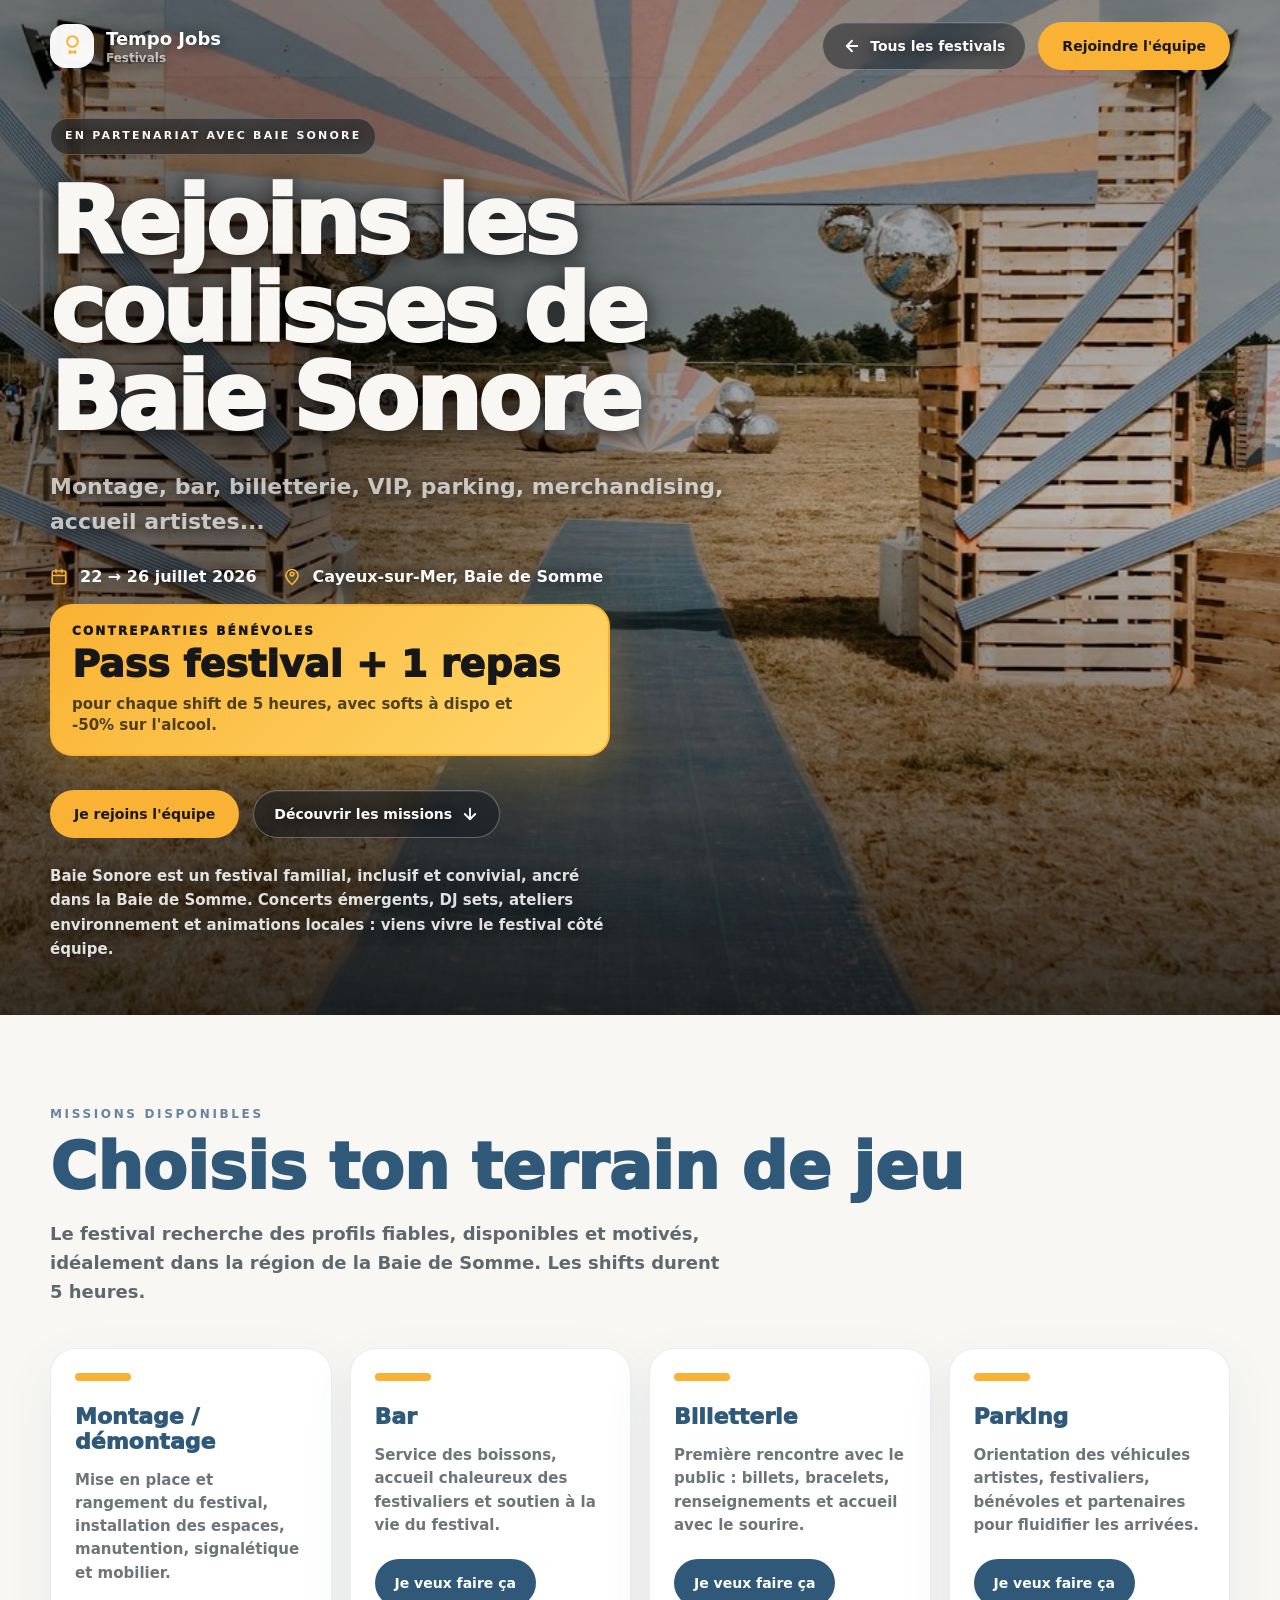
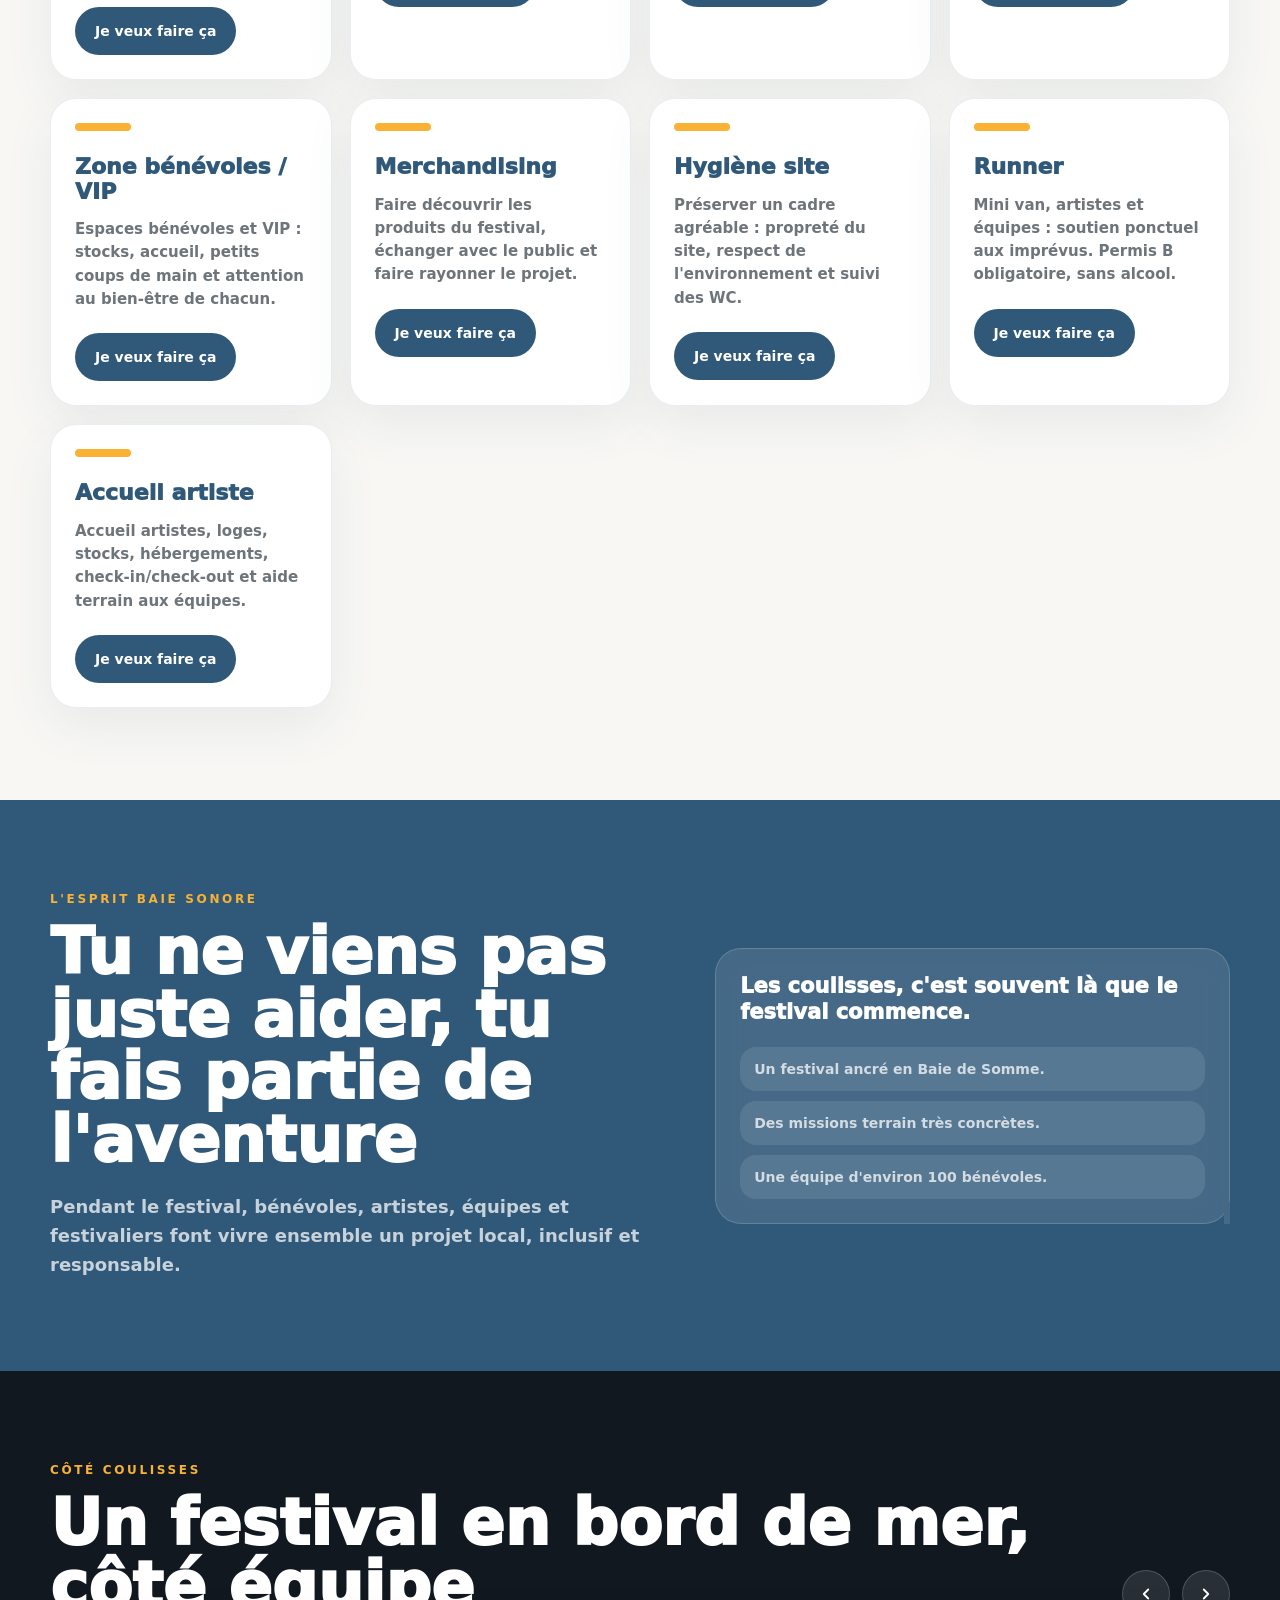
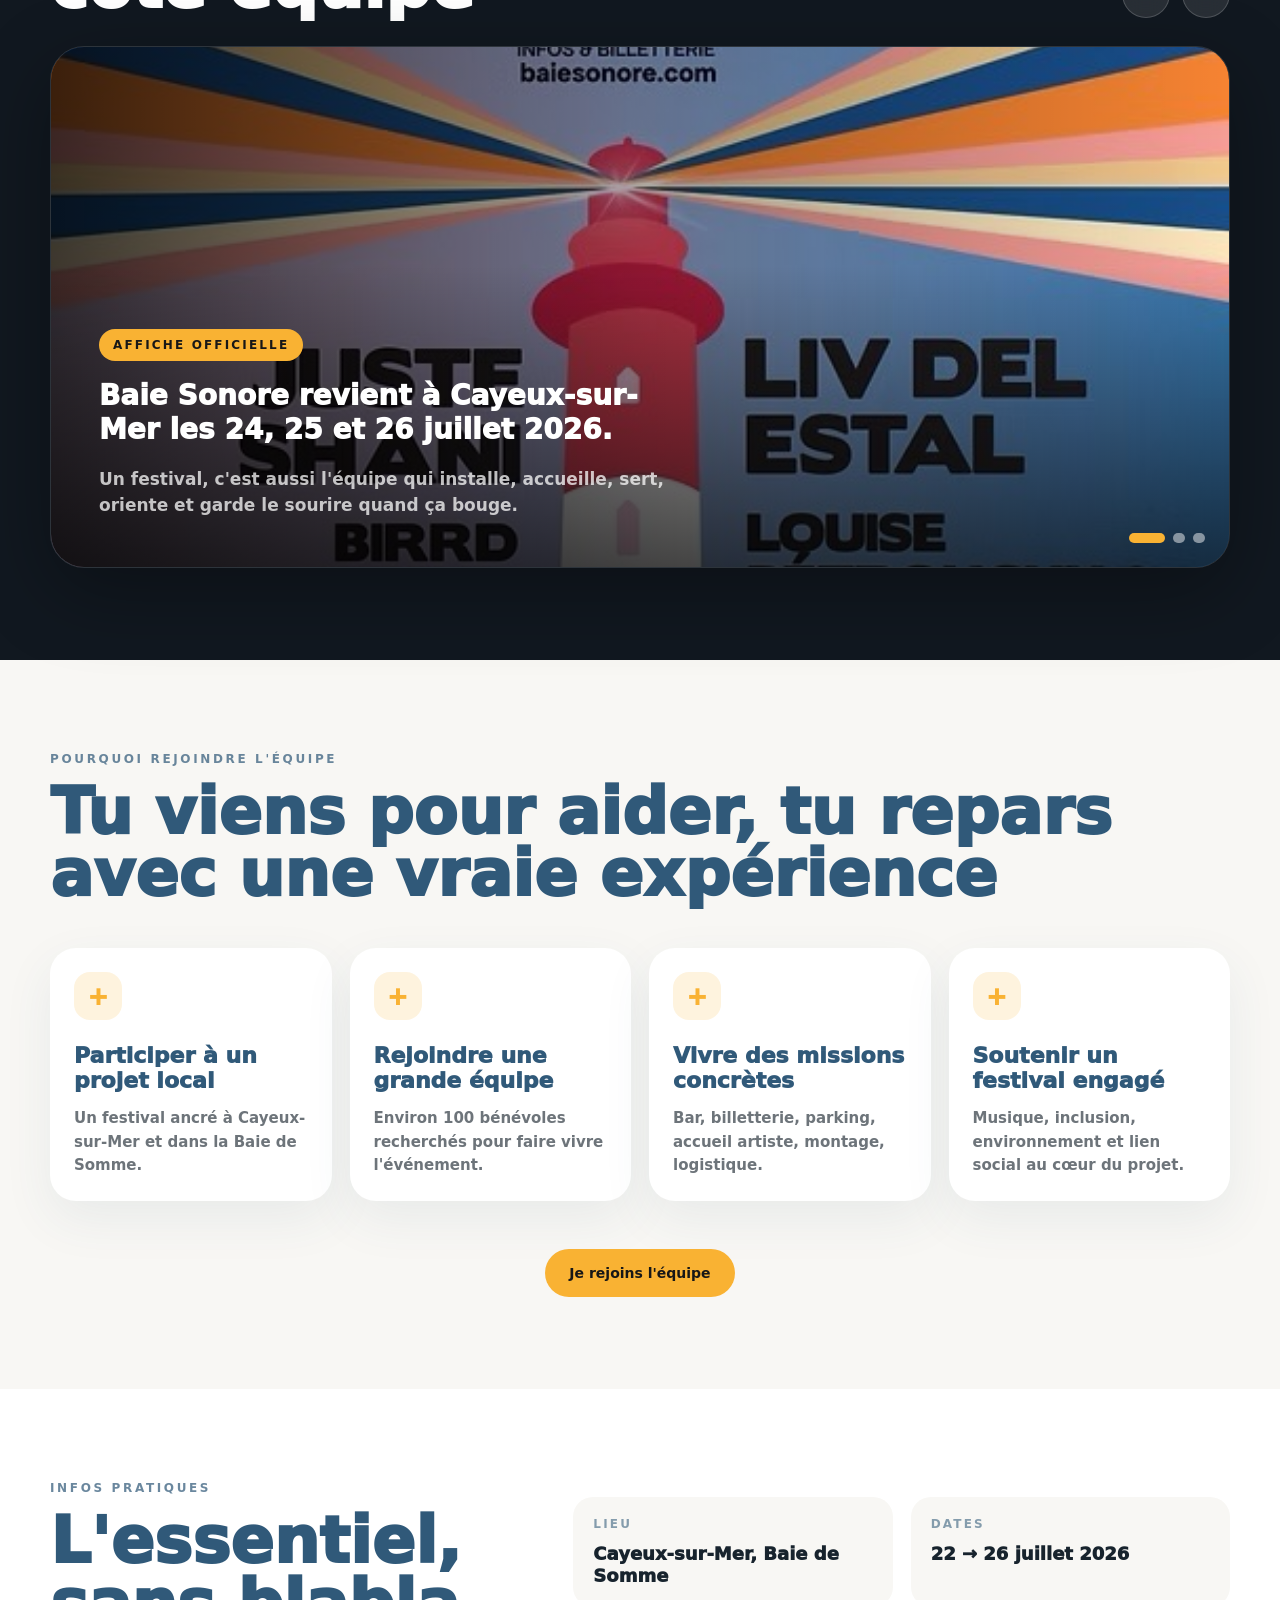
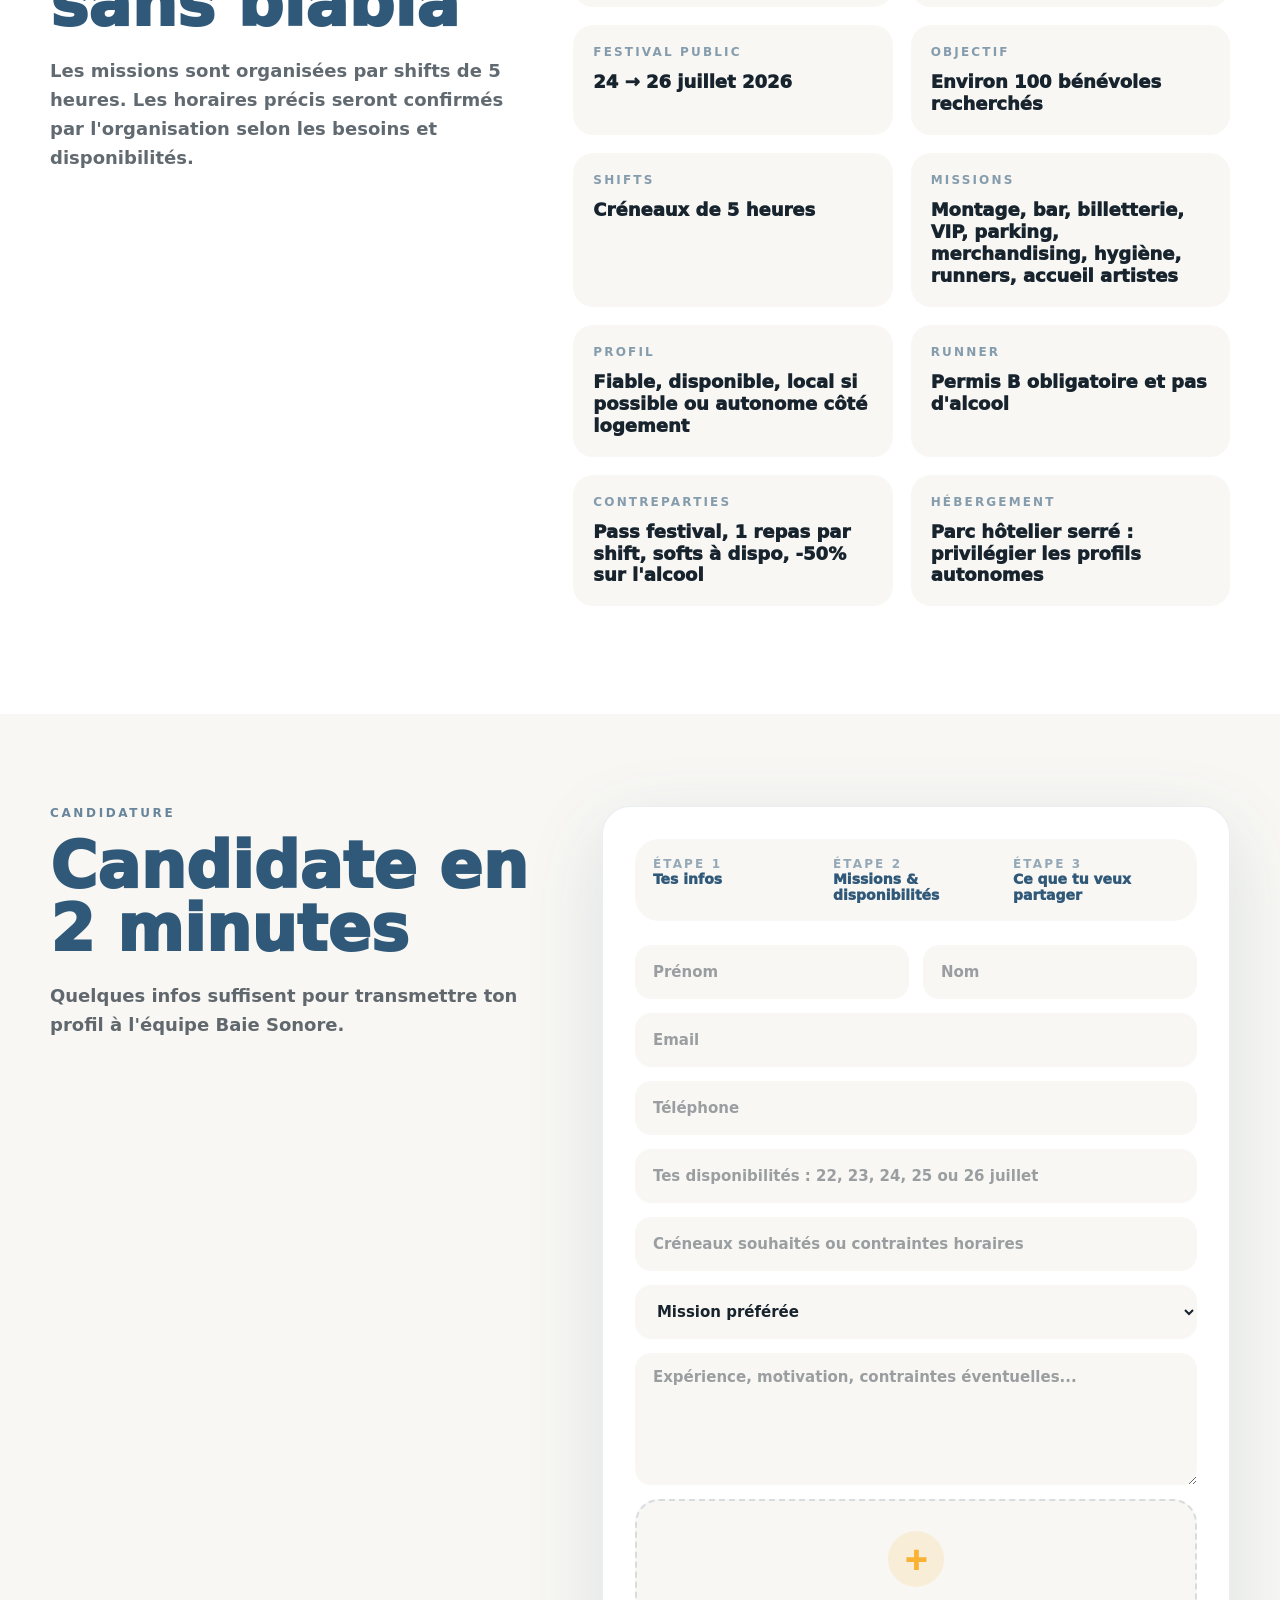
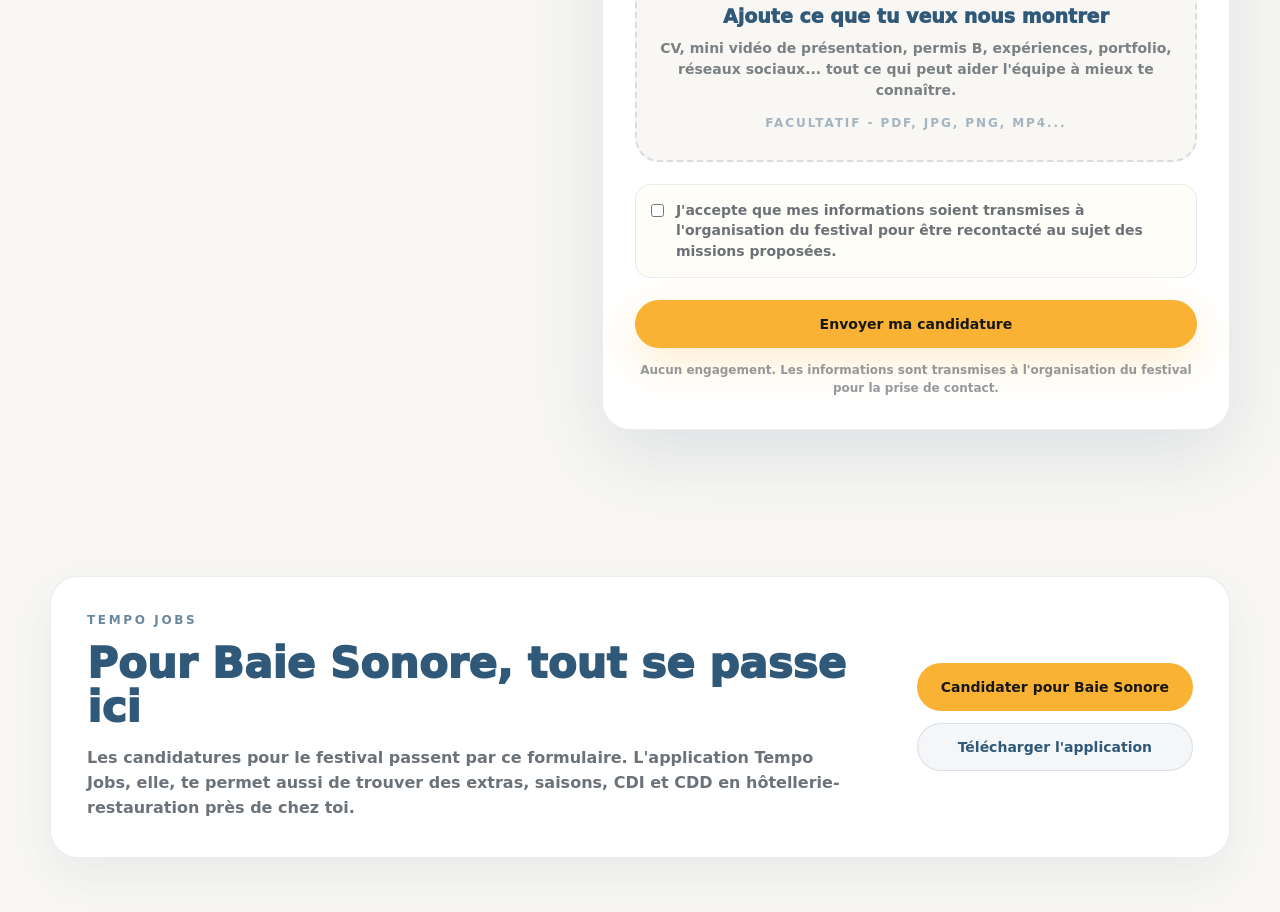
<file: baie-sonore.html>
<!doctype html>
<html lang="fr">
  <head>
    <meta charset="utf-8" />
    <meta name="viewport" content="width=device-width, initial-scale=1" />
    <meta
      name="description"
      content="Rejoins les coulisses de Baie Sonore à Cayeux-sur-Mer et candidate aux missions bénévoles du festival."
    />
    <title>Baie Sonore | Tempo Jobs</title>
    <link rel="preconnect" href="https://images.unsplash.com" />
    <link rel="stylesheet" href="festivals.css?v=baie-sonore-fdp-1" />
  </head>
  <body>
    <main class="page">
      <section class="detail-hero">
        <img
          class="detail-hero-bg"
          src="baie-site.jpg"
          alt=""
          aria-hidden="true"
        />

        <div class="container">
          <header class="site-header" aria-label="En-tête Tempo Jobs">
            <a class="brand" href="festivals.html" aria-label="Retour aux festivals Tempo Jobs">
              <span class="brand-mark" aria-hidden="true">
                <svg viewBox="0 0 500 500" role="img">
                  <circle cx="250" cy="170" r="86" fill="none" stroke="#F9B233" stroke-width="32" />
                  <path d="M190 304 L250 328 L310 304 L310 374 L250 350 L190 374 Z" fill="#F9B233" />
                </svg>
              </span>
              <span>
                <span class="brand-name">Tempo Jobs</span>
                <span class="brand-context">Festivals</span>
              </span>
            </a>

            <div class="header-actions">
              <a class="button button-ghost" href="festivals.html">
                <svg class="icon" viewBox="0 0 24 24" fill="none" aria-hidden="true">
                  <path d="m12 19-7-7 7-7M19 12H5" stroke="currentColor" stroke-width="2.4" stroke-linecap="round" stroke-linejoin="round" />
                </svg>
                Tous les festivals
              </a>
              <button class="button button-primary" type="button" data-scroll-target="#formulaire">
                Rejoindre l'équipe
              </button>
            </div>
          </header>

          <div class="detail-hero-content">
            <div class="hero-copy">
              <a class="button button-ghost mobile-only" href="festivals.html">
                <svg class="icon" viewBox="0 0 24 24" fill="none" aria-hidden="true">
                  <path d="m12 19-7-7 7-7M19 12H5" stroke="currentColor" stroke-width="2.4" stroke-linecap="round" stroke-linejoin="round" />
                </svg>
                Tous les festivals
              </a>

              <p class="detail-badge">En partenariat avec Baie Sonore</p>
              <h1>Rejoins les coulisses de Baie Sonore</h1>
              <p class="hero-lede">Montage, bar, billetterie, VIP, parking, merchandising, accueil artistes...</p>

              <div class="detail-meta">
                <span>
                  <svg class="icon" viewBox="0 0 24 24" fill="none" aria-hidden="true">
                    <path d="M8 2v4m8-4v4M3 10h18M5 4h14a2 2 0 0 1 2 2v13a2 2 0 0 1-2 2H5a2 2 0 0 1-2-2V6a2 2 0 0 1 2-2Z" stroke="currentColor" stroke-width="2.2" stroke-linecap="round" stroke-linejoin="round" />
                  </svg>
                  22 → 26 juillet 2026
                </span>
                <span>
                  <svg class="icon" viewBox="0 0 24 24" fill="none" aria-hidden="true">
                    <path d="M20 10c0 5-8 12-8 12S4 15 4 10a8 8 0 1 1 16 0Z" stroke="currentColor" stroke-width="2.2" stroke-linecap="round" stroke-linejoin="round" />
                    <path d="M12 10.5a2.5 2.5 0 1 0 0-5 2.5 2.5 0 0 0 0 5Z" stroke="currentColor" stroke-width="2.2" stroke-linecap="round" stroke-linejoin="round" />
                  </svg>
                  Cayeux-sur-Mer, Baie de Somme
                </span>
              </div>

              <div class="volunteer-reward">
                <p>Contreparties bénévoles</p>
                <strong>Pass festival + 1 repas</strong>
                <span>pour chaque shift de 5 heures, avec softs à dispo et -50% sur l'alcool.</span>
              </div>

              <div class="hero-actions">
                <button class="button button-primary" type="button" data-scroll-target="#formulaire">
                  Je rejoins l'équipe
                </button>
                <button class="button button-ghost" type="button" data-scroll-target="#missions">
                  Découvrir les missions
                  <svg class="icon" viewBox="0 0 24 24" fill="none" aria-hidden="true">
                    <path d="M12 5v14m0 0 7-7m-7 7-7-7" stroke="currentColor" stroke-width="2.4" stroke-linecap="round" stroke-linejoin="round" />
                  </svg>
                </button>
              </div>

              <p class="detail-note">
                Baie Sonore est un festival familial, inclusif et convivial, ancré dans la Baie de
                Somme. Concerts émergents, DJ sets, ateliers environnement et animations locales :
                viens vivre le festival côté équipe.
              </p>
            </div>
          </div>
        </div>
      </section>

      <section id="missions" class="section">
        <div class="container">
          <div>
            <p class="section-eyebrow">Missions disponibles</p>
            <h2 class="section-title">Choisis ton terrain de jeu</h2>
            <p class="section-copy">
              Le festival recherche des profils fiables, disponibles et motivés, idéalement dans la
              région de la Baie de Somme. Les shifts durent 5 heures.
            </p>
          </div>

          <div class="mission-grid content-grid-spaced">
            <article class="mission-card" data-mission-card="Montage / démontage">
              <h3>Montage / démontage</h3>
              <p>Mise en place et rangement du festival, installation des espaces, manutention, signalétique et mobilier.</p>
              <button class="button button-dark" type="button">Je veux faire ça</button>
            </article>

            <article class="mission-card" data-mission-card="Bar">
              <h3>Bar</h3>
              <p>Service des boissons, accueil chaleureux des festivaliers et soutien à la vie du festival.</p>
              <button class="button button-dark" type="button">Je veux faire ça</button>
            </article>

            <article class="mission-card" data-mission-card="Billetterie">
              <h3>Billetterie</h3>
              <p>Première rencontre avec le public : billets, bracelets, renseignements et accueil avec le sourire.</p>
              <button class="button button-dark" type="button">Je veux faire ça</button>
            </article>

            <article class="mission-card" data-mission-card="Parking">
              <h3>Parking</h3>
              <p>Orientation des véhicules artistes, festivaliers, bénévoles et partenaires pour fluidifier les arrivées.</p>
              <button class="button button-dark" type="button">Je veux faire ça</button>
            </article>

            <article class="mission-card" data-mission-card="Zone bénévoles / VIP">
              <h3>Zone bénévoles / VIP</h3>
              <p>Espaces bénévoles et VIP : stocks, accueil, petits coups de main et attention au bien-être de chacun.</p>
              <button class="button button-dark" type="button">Je veux faire ça</button>
            </article>

            <article class="mission-card" data-mission-card="Merchandising">
              <h3>Merchandising</h3>
              <p>Faire découvrir les produits du festival, échanger avec le public et faire rayonner le projet.</p>
              <button class="button button-dark" type="button">Je veux faire ça</button>
            </article>

            <article class="mission-card" data-mission-card="Hygiène site">
              <h3>Hygiène site</h3>
              <p>Préserver un cadre agréable : propreté du site, respect de l'environnement et suivi des WC.</p>
              <button class="button button-dark" type="button">Je veux faire ça</button>
            </article>

            <article class="mission-card" data-mission-card="Runner - permis B obligatoire">
              <h3>Runner</h3>
              <p>Mini van, artistes et équipes : soutien ponctuel aux imprévus. Permis B obligatoire, sans alcool.</p>
              <button class="button button-dark" type="button">Je veux faire ça</button>
            </article>

            <article class="mission-card" data-mission-card="Accueil artiste">
              <h3>Accueil artiste</h3>
              <p>Accueil artistes, loges, stocks, hébergements, check-in/check-out et aide terrain aux équipes.</p>
              <button class="button button-dark" type="button">Je veux faire ça</button>
            </article>
          </div>
        </div>
      </section>

      <section class="section blue-band">
        <div class="container blue-band-layout">
          <div>
            <p class="section-eyebrow on-dark">L'esprit Baie Sonore</p>
            <h2 class="section-title on-dark">Tu ne viens pas juste aider, tu fais partie de l'aventure</h2>
            <p class="section-copy on-dark">
              Pendant le festival, bénévoles, artistes, équipes et festivaliers font vivre ensemble
              un projet local, inclusif et responsable.
            </p>
          </div>
          <div class="field-note">
            <p>Les coulisses, c'est souvent là que le festival commence.</p>
            <div class="field-note-list">
              <span>Un festival ancré en Baie de Somme.</span>
              <span>Des missions terrain très concrètes.</span>
              <span>Une équipe d'environ 100 bénévoles.</span>
            </div>
          </div>
        </div>
      </section>

      <section class="section gallery-band">
        <div class="container">
          <div class="gallery-header">
            <div>
              <p class="section-eyebrow on-dark">Côté coulisses</p>
              <h2 class="section-title on-dark">Un festival en bord de mer, côté équipe</h2>
            </div>
            <div class="gallery-controls" aria-label="Navigation galerie">
              <button class="round-button" type="button" data-gallery-previous aria-label="Image précédente">
                <svg class="icon" viewBox="0 0 24 24" fill="none" aria-hidden="true">
                  <path d="m15 18-6-6 6-6" stroke="currentColor" stroke-width="2.4" stroke-linecap="round" stroke-linejoin="round" />
                </svg>
              </button>
              <button class="round-button" type="button" data-gallery-next aria-label="Image suivante">
                <svg class="icon" viewBox="0 0 24 24" fill="none" aria-hidden="true">
                  <path d="m9 18 6-6-6-6" stroke="currentColor" stroke-width="2.4" stroke-linecap="round" stroke-linejoin="round" />
                </svg>
              </button>
            </div>
          </div>

          <div class="photo-stage">
            <div
              class="photo-slide is-active"
              data-gallery-slide
              data-label="Affiche officielle"
              data-caption="Baie Sonore revient à Cayeux-sur-Mer les 24, 25 et 26 juillet 2026."
            >
              <img src="baie-affiche.jpg" alt="Affiche officielle Baie Sonore 2026" />
            </div>
            <div
              class="photo-slide"
              data-gallery-slide
              data-label="Baie de Somme"
              data-caption="Un cadre en bord de mer, entre plage, coucher de soleil et esprit festival."
            >
              <img src="baie-coucher-soleil.jpg" alt="Coucher de soleil sur la Baie de Somme" />
            </div>
            <div
              class="photo-slide"
              data-gallery-slide
              data-label="Site festival"
              data-caption="L'entrée du site annonce déjà l'identité visuelle et l'énergie de Baie Sonore."
            >
              <img src="baie-site.jpg" alt="Entrée décorée du site Baie Sonore" />
            </div>

            <div class="photo-copy">
              <p class="photo-label" data-gallery-label>Affiche officielle</p>
              <p class="photo-caption" data-gallery-caption>
                Baie Sonore revient à Cayeux-sur-Mer les 24, 25 et 26 juillet 2026.
              </p>
              <p class="photo-support">
                Un festival, c'est aussi l'équipe qui installe, accueille, sert, oriente et garde le
                sourire quand ça bouge.
              </p>
            </div>

            <div class="gallery-dots" aria-label="Images de la galerie">
              <button class="gallery-dot is-active" type="button" data-gallery-dot aria-label="Voir l'image 1"></button>
              <button class="gallery-dot" type="button" data-gallery-dot aria-label="Voir l'image 2"></button>
              <button class="gallery-dot" type="button" data-gallery-dot aria-label="Voir l'image 3"></button>
            </div>
          </div>
        </div>
      </section>

      <section class="section">
        <div class="container">
          <div>
            <p class="section-eyebrow">Pourquoi rejoindre l'équipe</p>
            <h2 class="section-title">Tu viens pour aider, tu repars avec une vraie expérience</h2>
          </div>

          <div class="benefit-grid content-grid-spaced">
            <article class="benefit-card">
              <span class="benefit-icon" aria-hidden="true">+</span>
              <h3>Participer à un projet local</h3>
              <p>Un festival ancré à Cayeux-sur-Mer et dans la Baie de Somme.</p>
            </article>
            <article class="benefit-card">
              <span class="benefit-icon" aria-hidden="true">+</span>
              <h3>Rejoindre une grande équipe</h3>
              <p>Environ 100 bénévoles recherchés pour faire vivre l'événement.</p>
            </article>
            <article class="benefit-card">
              <span class="benefit-icon" aria-hidden="true">+</span>
              <h3>Vivre des missions concrètes</h3>
              <p>Bar, billetterie, parking, accueil artiste, montage, logistique.</p>
            </article>
            <article class="benefit-card">
              <span class="benefit-icon" aria-hidden="true">+</span>
              <h3>Soutenir un festival engagé</h3>
              <p>Musique, inclusion, environnement et lien social au cœur du projet.</p>
            </article>
          </div>

          <div class="center-action">
            <button class="button button-primary" type="button" data-scroll-target="#formulaire">
              Je rejoins l'équipe
            </button>
          </div>
        </div>
      </section>

      <section id="infos" class="section white-section">
        <div class="container info-layout">
          <div>
            <p class="section-eyebrow">Infos pratiques</p>
            <h2 class="section-title">L'essentiel, sans blabla</h2>
            <p class="section-copy">
              Les missions sont organisées par shifts de 5 heures. Les horaires précis seront
              confirmés par l'organisation selon les besoins et disponibilités.
            </p>
          </div>

          <dl class="info-grid">
            <div class="info-item">
              <dt>Lieu</dt>
              <dd>Cayeux-sur-Mer, Baie de Somme</dd>
            </div>
            <div class="info-item">
              <dt>Dates</dt>
              <dd>22 → 26 juillet 2026</dd>
            </div>
            <div class="info-item">
              <dt>Festival public</dt>
              <dd>24 → 26 juillet 2026</dd>
            </div>
            <div class="info-item">
              <dt>Objectif</dt>
              <dd>Environ 100 bénévoles recherchés</dd>
            </div>
            <div class="info-item">
              <dt>Shifts</dt>
              <dd>Créneaux de 5 heures</dd>
            </div>
            <div class="info-item">
              <dt>Missions</dt>
              <dd>Montage, bar, billetterie, VIP, parking, merchandising, hygiène, runners, accueil artistes</dd>
            </div>
            <div class="info-item">
              <dt>Profil</dt>
              <dd>Fiable, disponible, local si possible ou autonome côté logement</dd>
            </div>
            <div class="info-item">
              <dt>Runner</dt>
              <dd>Permis B obligatoire et pas d'alcool</dd>
            </div>
            <div class="info-item">
              <dt>Contreparties</dt>
              <dd>Pass festival, 1 repas par shift, softs à dispo, -50% sur l'alcool</dd>
            </div>
            <div class="info-item">
              <dt>Hébergement</dt>
              <dd>Parc hôtelier serré : privilégier les profils autonomes</dd>
            </div>
          </dl>
        </div>
      </section>

      <section id="formulaire" class="section">
        <div class="container form-layout">
          <div>
            <p class="section-eyebrow">Candidature</p>
            <h2 class="section-title">Candidate en 2 minutes</h2>
            <p class="section-copy">
              Quelques infos suffisent pour transmettre ton profil à l'équipe Baie Sonore.
            </p>
          </div>

          <form class="application-form" data-application-form data-mail-fallback-only data-festival-slug="baie-sonore" data-endpoint="/.netlify/functions/festival-applications" enctype="multipart/form-data">
            <input type="hidden" name="festival_slug" value="baie-sonore" />
            <input type="hidden" name="recipient_email" value="labaiesonore@gmail.com" />
            <input type="hidden" name="festival" value="Baie Sonore" />
            <div class="form-steps" aria-label="Étapes de candidature">
              <div>
                <p class="form-step-label">Étape 1</p>
                <p class="form-step-title">Tes infos</p>
              </div>
              <div>
                <p class="form-step-label">Étape 2</p>
                <p class="form-step-title">Missions & disponibilités</p>
              </div>
              <div>
                <p class="form-step-label">Étape 3</p>
                <p class="form-step-title">Ce que tu veux partager</p>
              </div>
            </div>

            <div class="form-grid">
              <input class="field" name="first_name" autocomplete="given-name" placeholder="Prénom" required />
              <input class="field" name="last_name" autocomplete="family-name" placeholder="Nom" required />
              <input class="field span-2" type="email" name="email" autocomplete="email" placeholder="Email" required />
              <input class="field span-2" type="tel" name="phone" autocomplete="tel" placeholder="Téléphone" required />
              <input class="field span-2" name="availability" placeholder="Tes disponibilités : 22, 23, 24, 25 ou 26 juillet" required />
              <input class="field span-2" name="preferred_slots" placeholder="Créneaux souhaités ou contraintes horaires" />
              <select class="field span-2" name="preferred_mission" data-mission-select required>
                <option value="" selected disabled>Mission préférée</option>
                <option>Montage / démontage</option>
                <option>Bar</option>
                <option>Zone bénévoles / VIP</option>
                <option>Billetterie</option>
                <option>Merchandising</option>
                <option>Hygiène site</option>
                <option>Parking</option>
                <option>Runner - permis B obligatoire</option>
                <option>Accueil artiste</option>
                <option>Peu importe, je suis motivé(e)</option>
              </select>

              <div class="mission-confirmation span-2" data-mission-confirmation></div>
              <textarea
                class="field span-2"
                name="message"
                placeholder="Expérience, motivation, contraintes éventuelles..."
              ></textarea>

              <label class="upload-field span-2">
                <span class="upload-icon" aria-hidden="true">+</span>
                <span class="upload-title">Ajoute ce que tu veux nous montrer</span>
                <span class="upload-copy">
                  CV, mini vidéo de présentation, permis B, expériences, portfolio, réseaux sociaux... tout ce
                  qui peut aider l'équipe à mieux te connaître.
                </span>
                <span class="upload-hint" data-upload-hint>Facultatif - PDF, JPG, PNG, MP4...</span>
                <input type="file" name="attachments" multiple data-file-input />
              </label>
            </div>

            <label class="consent">
              <input type="checkbox" name="consent" required />
              <span>
                J'accepte que mes informations soient transmises à l'organisation du festival pour
                être recontacté au sujet des missions proposées.
              </span>
            </label>

            <button class="button button-primary form-submit" type="submit">Envoyer ma candidature</button>
            <p class="form-message" data-form-message role="status" aria-live="polite"></p>
            <p class="form-footnote">
              Aucun engagement. Les informations sont transmises à l'organisation du festival pour la prise de contact.
            </p>
          </form>
        </div>
      </section>

      <footer class="detail-footer">
        <div class="container">
          <div class="footer-panel">
            <div class="footer-layout">
              <div>
                <p class="section-eyebrow">Tempo Jobs</p>
                <h2 class="footer-title">Pour Baie Sonore, tout se passe ici</h2>
                <p class="footer-copy">
                  Les candidatures pour le festival passent par ce formulaire. L'application Tempo Jobs,
                  elle, te permet aussi de trouver des extras, saisons, CDI et CDD en hôtellerie-restauration
                  près de chez toi.
                </p>
              </div>
              <div class="footer-actions">
                <button class="button button-primary" type="button" data-scroll-target="#formulaire">
                  Candidater pour Baie Sonore
                </button>
                <a class="button button-muted" href="index.html" aria-label="Télécharger l'application Tempo Jobs">
                  Télécharger l'application
                </a>
              </div>
            </div>
          </div>
        </div>
      </footer>
    </main>

    <script src="festivals.js?v=baie-sonore-fdp-1"></script>
  </body>
</html>
</file>
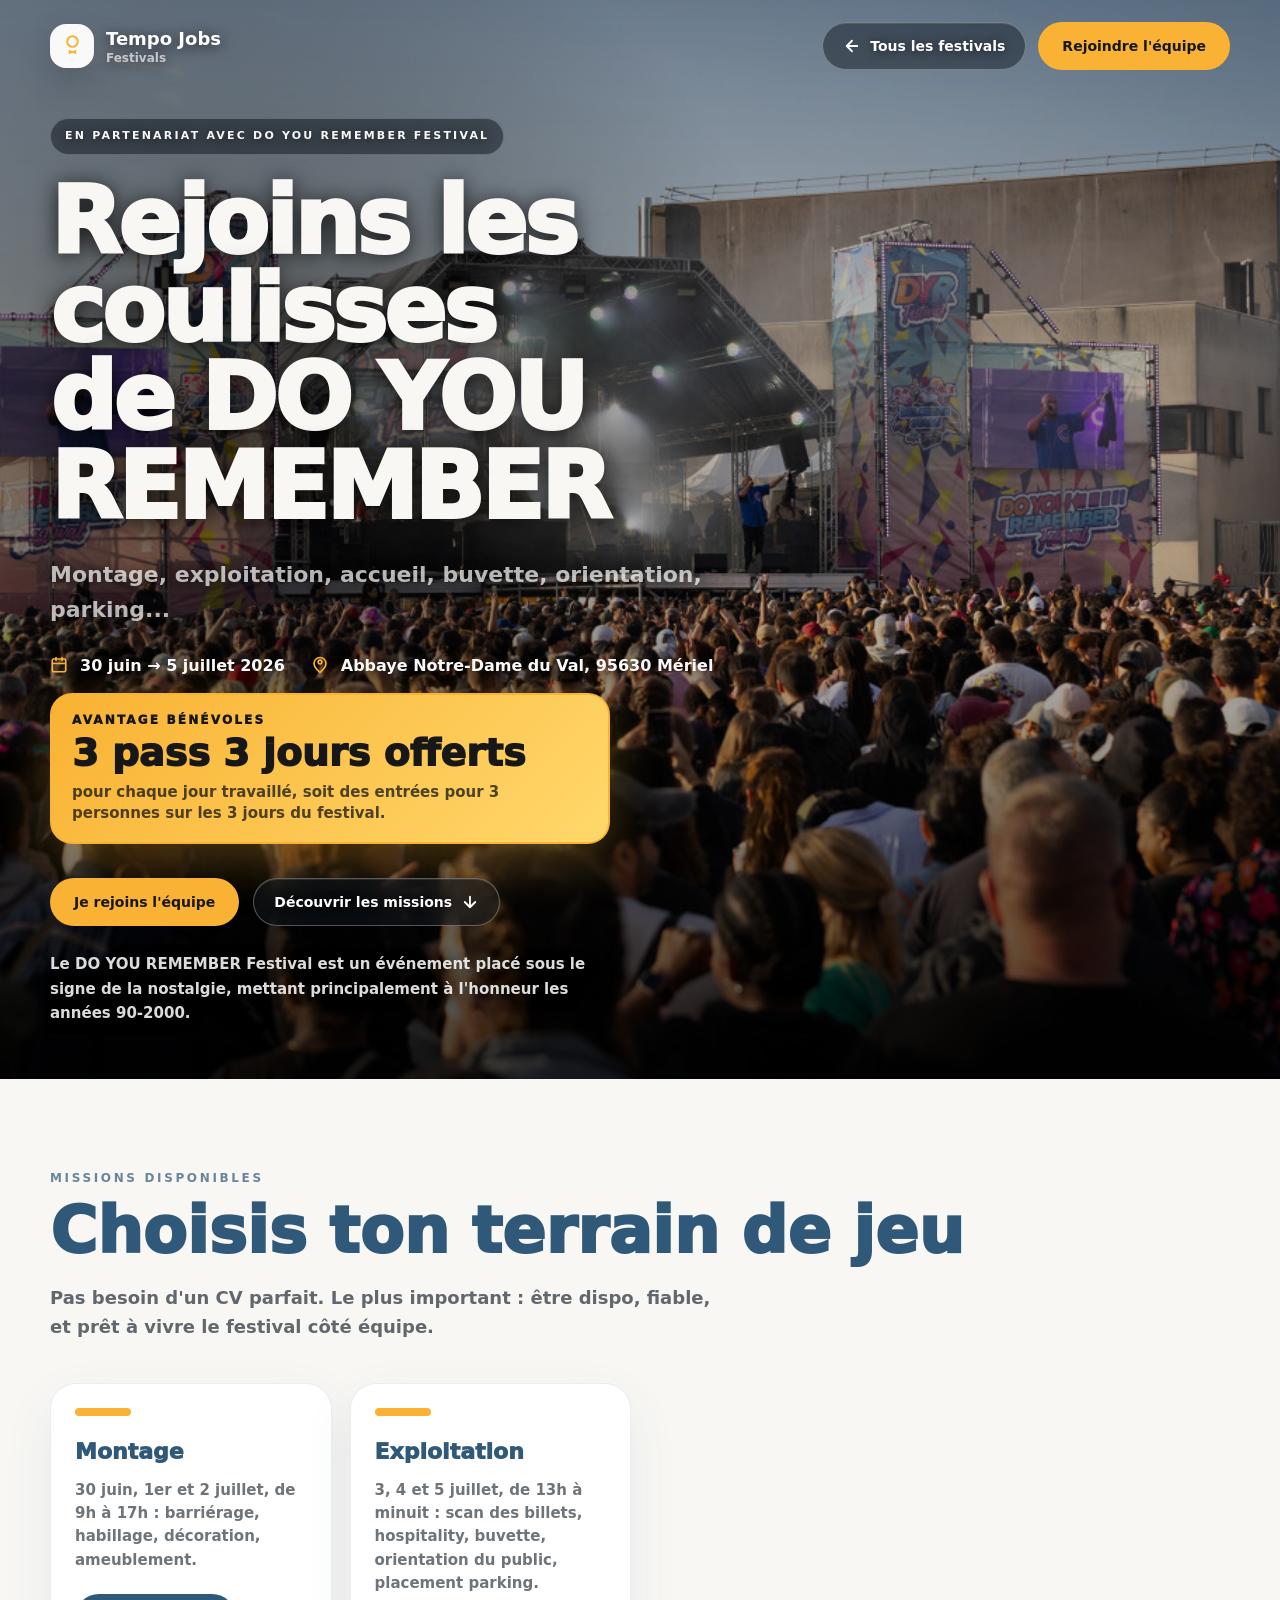
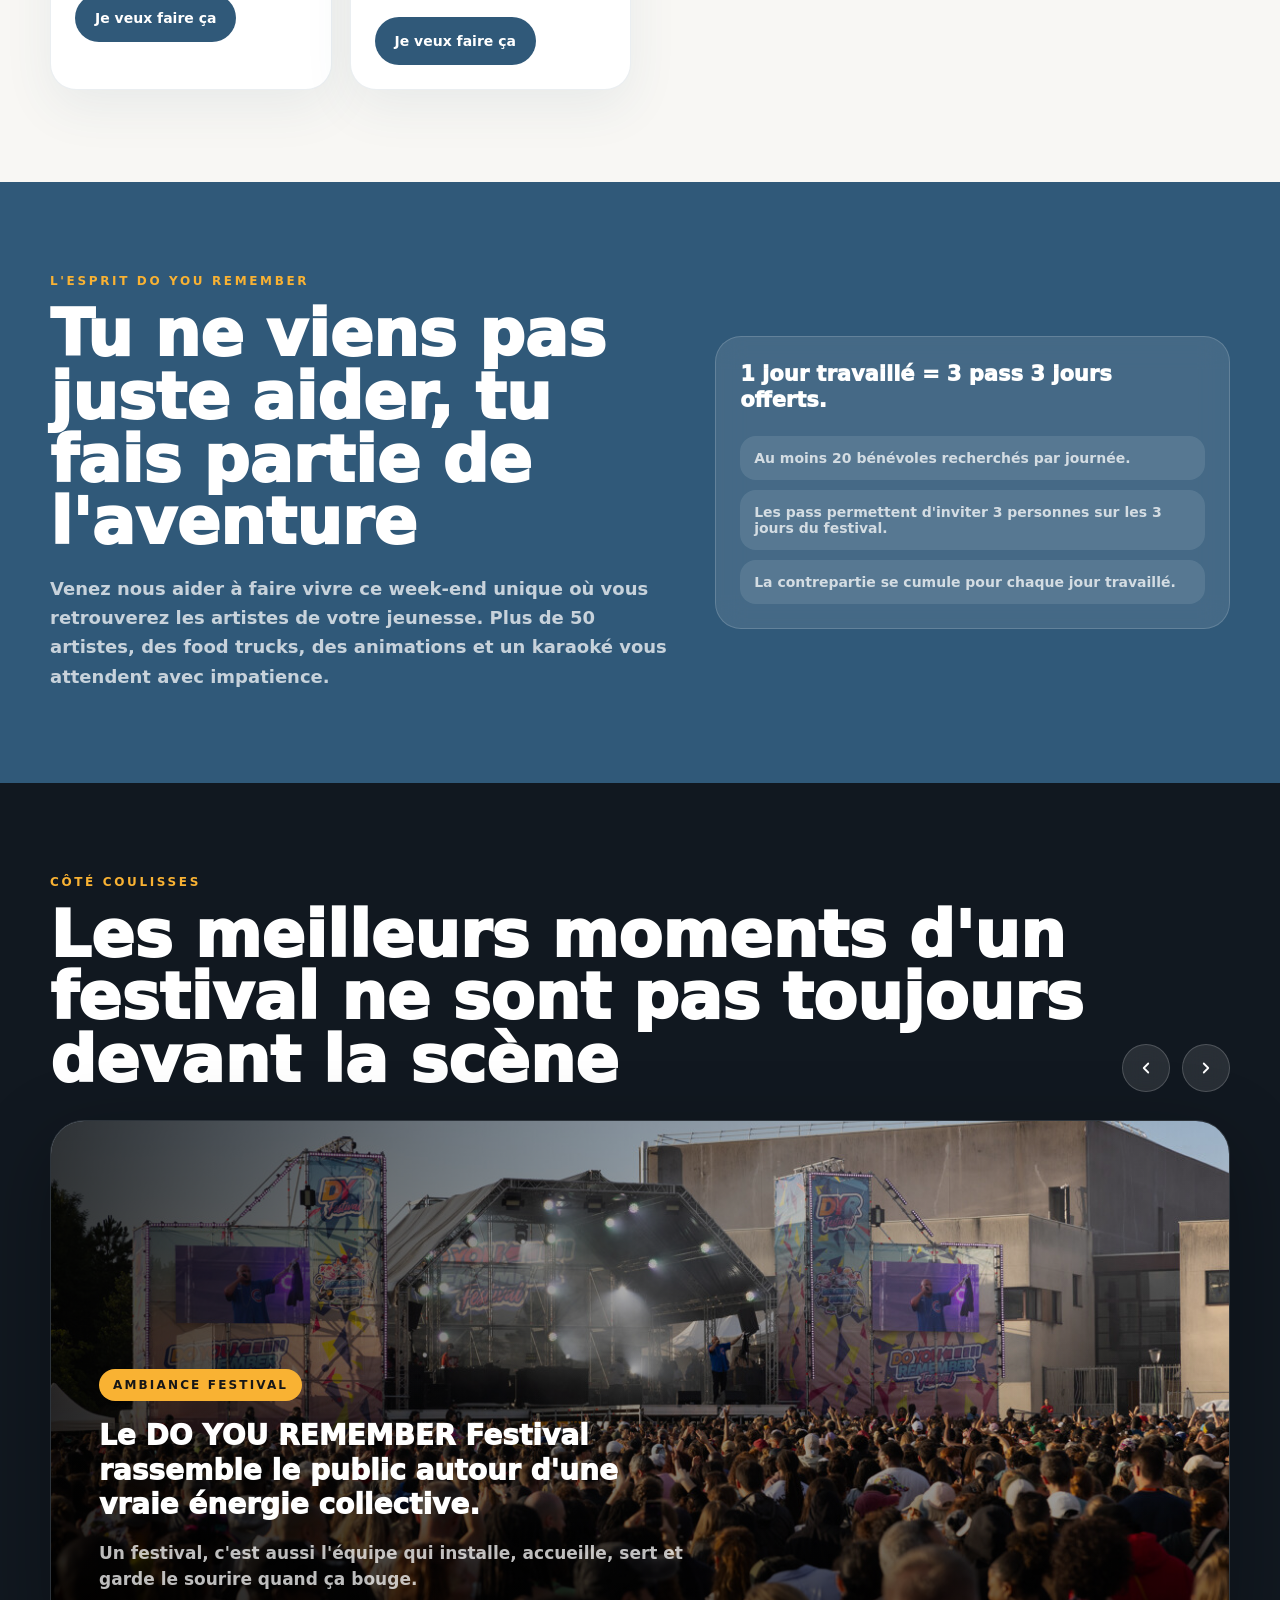
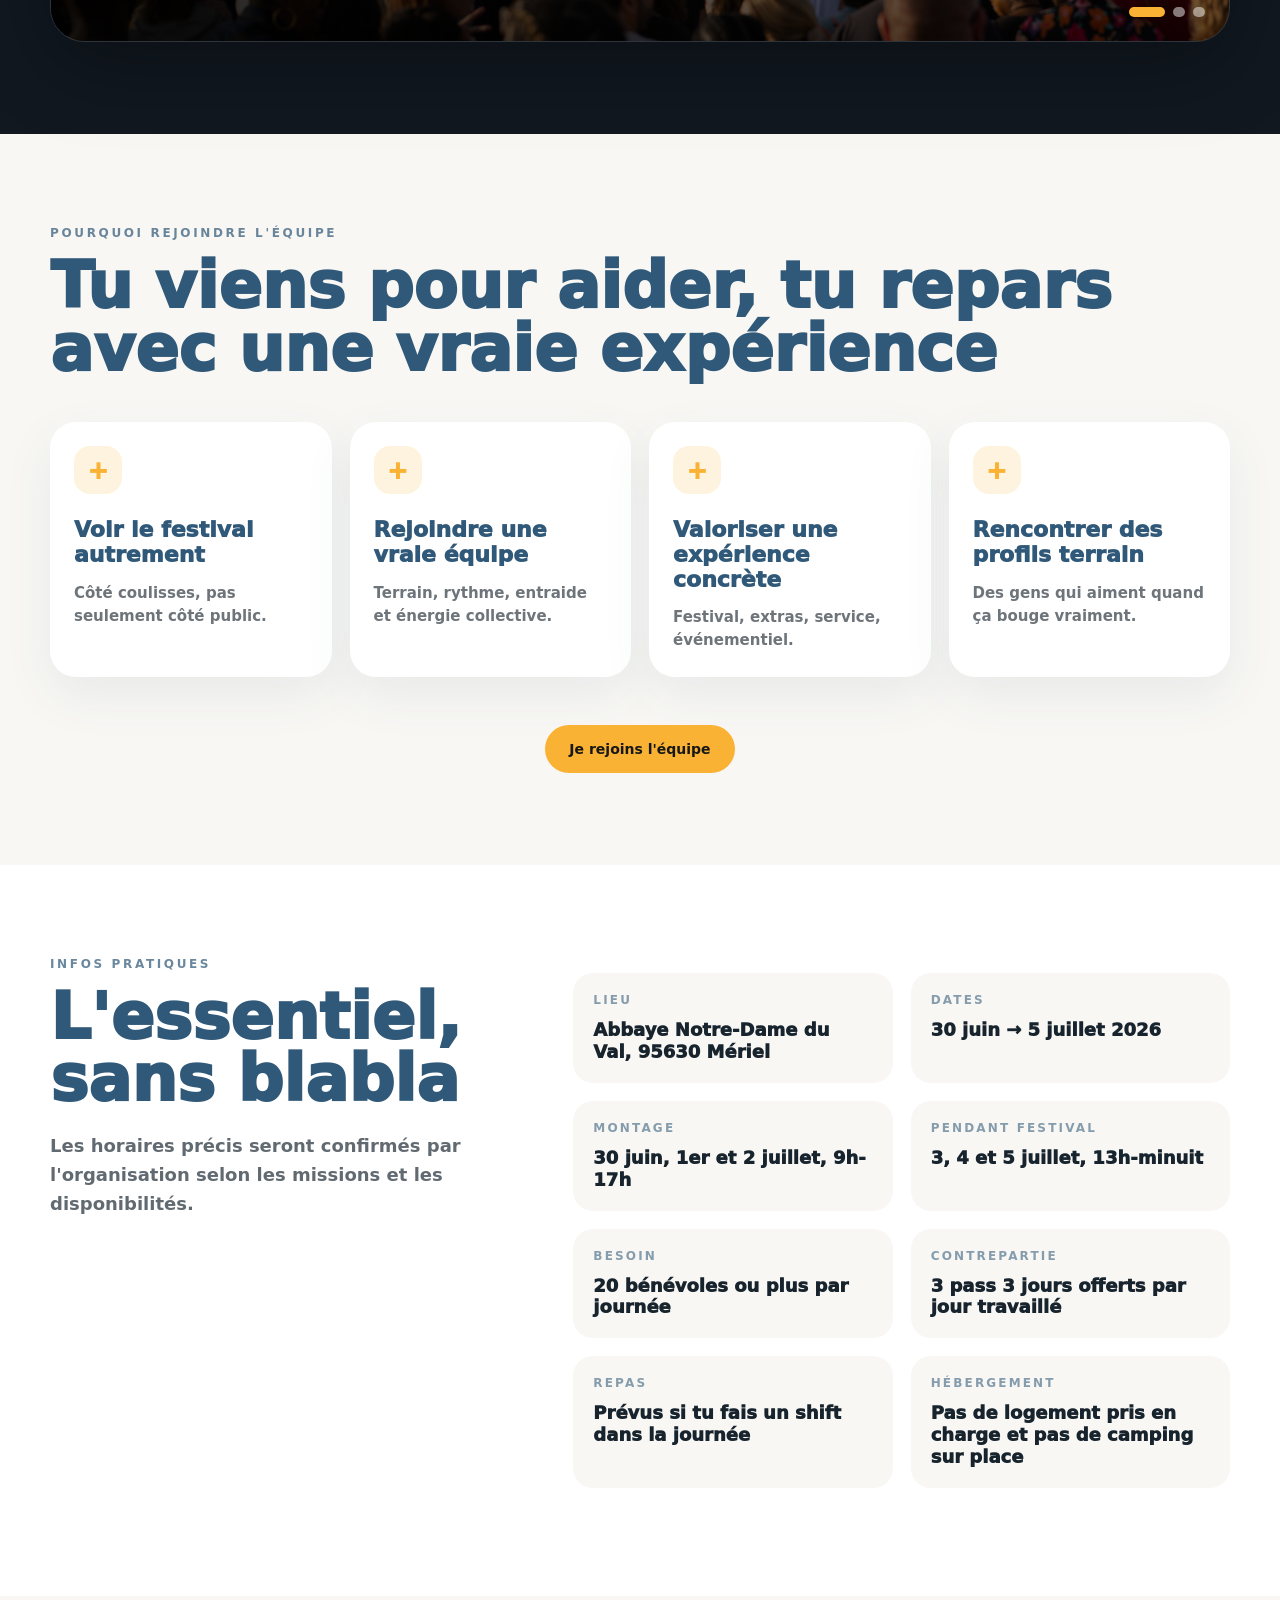
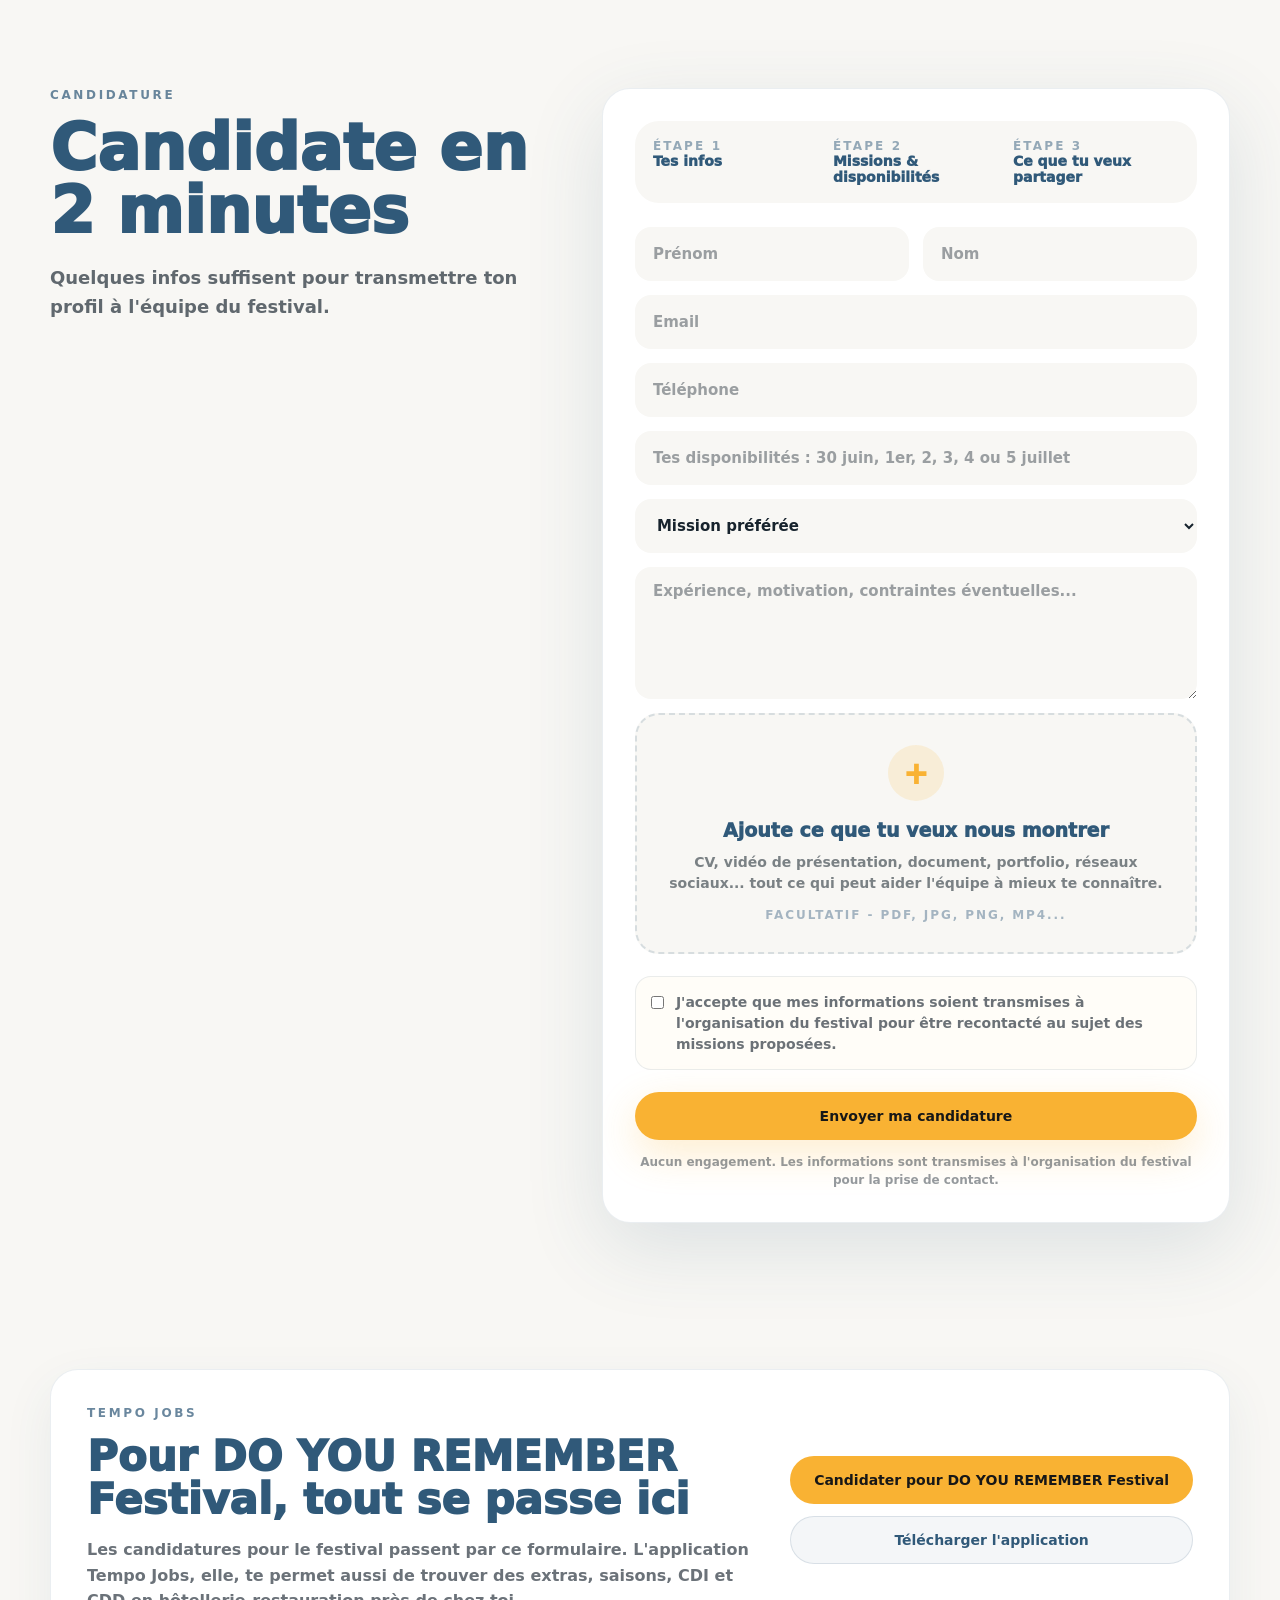
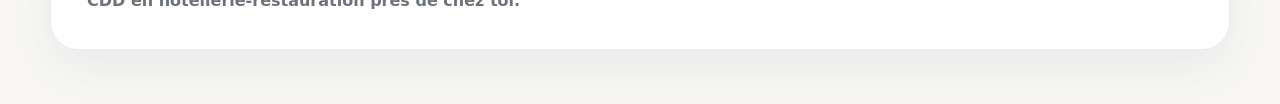
<file: do-you-remember.html>
<!doctype html>
<html lang="fr">
  <head>
    <meta charset="utf-8" />
    <meta name="viewport" content="width=device-width, initial-scale=1" />
    <meta
      name="description"
      content="Rejoins les coulisses du DO YOU REMEMBER Festival et candidate directement aux missions bénévoles proposées."
    />
    <title>DO YOU REMEMBER Festival | Tempo Jobs</title>
    <link rel="preconnect" href="https://images.unsplash.com" />
    <link rel="stylesheet" href="festivals.css?v=baie-sonore-fdp-1" />
  </head>
  <body>
    <main class="page">
      <section class="detail-hero">
        <img
          class="detail-hero-bg"
          src="dyr-hero.jpg"
          alt=""
          aria-hidden="true"
        />

        <div class="container">
          <header class="site-header" aria-label="En-tête Tempo Jobs">
            <a class="brand" href="festivals.html" aria-label="Retour aux festivals Tempo Jobs">
              <span class="brand-mark" aria-hidden="true">
                <svg viewBox="0 0 500 500" role="img">
                  <circle cx="250" cy="170" r="86" fill="none" stroke="#F9B233" stroke-width="32" />
                  <path d="M190 304 L250 328 L310 304 L310 374 L250 350 L190 374 Z" fill="#F9B233" />
                </svg>
              </span>
              <span>
                <span class="brand-name">Tempo Jobs</span>
                <span class="brand-context">Festivals</span>
              </span>
            </a>

            <div class="header-actions">
              <a class="button button-ghost" href="festivals.html">
                <svg class="icon" viewBox="0 0 24 24" fill="none" aria-hidden="true">
                  <path d="m12 19-7-7 7-7M19 12H5" stroke="currentColor" stroke-width="2.4" stroke-linecap="round" stroke-linejoin="round" />
                </svg>
                Tous les festivals
              </a>
              <button class="button button-primary" type="button" data-scroll-target="#formulaire">
                Rejoindre l'équipe
              </button>
            </div>
          </header>

          <div class="detail-hero-content">
            <div class="hero-copy">
              <a class="button button-ghost mobile-only" href="festivals.html">
                <svg class="icon" viewBox="0 0 24 24" fill="none" aria-hidden="true">
                  <path d="m12 19-7-7 7-7M19 12H5" stroke="currentColor" stroke-width="2.4" stroke-linecap="round" stroke-linejoin="round" />
                </svg>
                Tous les festivals
              </a>

              <p class="detail-badge">En partenariat avec DO YOU REMEMBER Festival</p>
              <h1>Rejoins les coulisses de DO YOU REMEMBER</h1>
              <p class="hero-lede">Montage, exploitation, accueil, buvette, orientation, parking...</p>

              <div class="detail-meta">
                <span>
                  <svg class="icon" viewBox="0 0 24 24" fill="none" aria-hidden="true">
                    <path d="M8 2v4m8-4v4M3 10h18M5 4h14a2 2 0 0 1 2 2v13a2 2 0 0 1-2 2H5a2 2 0 0 1-2-2V6a2 2 0 0 1 2-2Z" stroke="currentColor" stroke-width="2.2" stroke-linecap="round" stroke-linejoin="round" />
                  </svg>
                  30 juin → 5 juillet 2026
                </span>
                <span>
                  <svg class="icon" viewBox="0 0 24 24" fill="none" aria-hidden="true">
                    <path d="M20 10c0 5-8 12-8 12S4 15 4 10a8 8 0 1 1 16 0Z" stroke="currentColor" stroke-width="2.2" stroke-linecap="round" stroke-linejoin="round" />
                    <path d="M12 10.5a2.5 2.5 0 1 0 0-5 2.5 2.5 0 0 0 0 5Z" stroke="currentColor" stroke-width="2.2" stroke-linecap="round" stroke-linejoin="round" />
                  </svg>
                  Abbaye Notre-Dame du Val, 95630 Mériel
                </span>
              </div>

              <div class="volunteer-reward">
                <p>Avantage bénévoles</p>
                <strong>3 pass 3 jours offerts</strong>
                <span>pour chaque jour travaillé, soit des entrées pour 3 personnes sur les 3 jours du festival.</span>
              </div>

              <div class="hero-actions">
                <button class="button button-primary" type="button" data-scroll-target="#formulaire">
                  Je rejoins l'équipe
                </button>
                <button class="button button-ghost" type="button" data-scroll-target="#missions">
                  Découvrir les missions
                  <svg class="icon" viewBox="0 0 24 24" fill="none" aria-hidden="true">
                    <path d="M12 5v14m0 0 7-7m-7 7-7-7" stroke="currentColor" stroke-width="2.4" stroke-linecap="round" stroke-linejoin="round" />
                  </svg>
                </button>
              </div>

              <p class="detail-note">
                Le DO YOU REMEMBER Festival est un événement placé sous le signe de la nostalgie,
                mettant principalement à l'honneur les années 90-2000.
              </p>
            </div>
          </div>
        </div>
      </section>

      <section id="missions" class="section">
        <div class="container">
          <div>
            <p class="section-eyebrow">Missions disponibles</p>
            <h2 class="section-title">Choisis ton terrain de jeu</h2>
            <p class="section-copy">
              Pas besoin d'un CV parfait. Le plus important : être dispo, fiable, et prêt à vivre
              le festival côté équipe.
            </p>
          </div>

          <div class="mission-grid content-grid-spaced">
            <article class="mission-card" data-mission-card="Montage">
              <h3>Montage</h3>
              <p>30 juin, 1er et 2 juillet, de 9h à 17h : barriérage, habillage, décoration, ameublement.</p>
              <button class="button button-dark" type="button">Je veux faire ça</button>
            </article>

            <article class="mission-card" data-mission-card="Exploitation">
              <h3>Exploitation</h3>
              <p>3, 4 et 5 juillet, de 13h à minuit : scan des billets, hospitality, buvette, orientation du public, placement parking.</p>
              <button class="button button-dark" type="button">Je veux faire ça</button>
            </article>
          </div>
        </div>
      </section>

      <section class="section blue-band">
        <div class="container blue-band-layout">
          <div>
            <p class="section-eyebrow on-dark">L'esprit DO YOU REMEMBER</p>
            <h2 class="section-title on-dark">Tu ne viens pas juste aider, tu fais partie de l'aventure</h2>
            <p class="section-copy on-dark">
              Venez nous aider à faire vivre ce week-end unique où vous retrouverez les artistes de
              votre jeunesse. Plus de 50 artistes, des food trucks, des animations et un karaoké vous
              attendent avec impatience.
            </p>
          </div>
          <div class="field-note">
            <p>1 jour travaillé = 3 pass 3 jours offerts.</p>
            <div class="field-note-list">
              <span>Au moins 20 bénévoles recherchés par journée.</span>
              <span>Les pass permettent d'inviter 3 personnes sur les 3 jours du festival.</span>
              <span>La contrepartie se cumule pour chaque jour travaillé.</span>
            </div>
          </div>
        </div>
      </section>

      <section class="section gallery-band">
        <div class="container">
          <div class="gallery-header">
            <div>
              <p class="section-eyebrow on-dark">Côté coulisses</p>
              <h2 class="section-title on-dark">
                Les meilleurs moments d'un festival ne sont pas toujours devant la scène
              </h2>
            </div>
            <div class="gallery-controls" aria-label="Navigation galerie">
              <button class="round-button" type="button" data-gallery-previous aria-label="Image précédente">
                <svg class="icon" viewBox="0 0 24 24" fill="none" aria-hidden="true">
                  <path d="m15 18-6-6 6-6" stroke="currentColor" stroke-width="2.4" stroke-linecap="round" stroke-linejoin="round" />
                </svg>
              </button>
              <button class="round-button" type="button" data-gallery-next aria-label="Image suivante">
                <svg class="icon" viewBox="0 0 24 24" fill="none" aria-hidden="true">
                  <path d="m9 18 6-6-6-6" stroke="currentColor" stroke-width="2.4" stroke-linecap="round" stroke-linejoin="round" />
                </svg>
              </button>
            </div>
          </div>

          <div class="photo-stage">
            <div
              class="photo-slide is-active"
              data-gallery-slide
              data-label="Ambiance festival"
              data-caption="Le DO YOU REMEMBER Festival rassemble le public autour d'une vraie énergie collective."
            >
              <img src="dyr-hero.jpg" alt="Public devant la scène du DO YOU REMEMBER Festival" />
            </div>
            <div
              class="photo-slide"
              data-gallery-slide
              data-label="Public & énergie"
              data-caption="Des festivaliers réunis, des mains levées, et une ambiance qui donne envie de rejoindre l'équipe."
            >
              <img src="dyr-public.jpg" alt="Public du DO YOU REMEMBER Festival avec les mains levées" />
            </div>
            <div
              class="photo-slide"
              data-gallery-slide
              data-label="Scène officielle"
              data-caption="La scène, les artistes et l'identité DO YOU REMEMBER au cœur du festival."
            >
              <img src="dyr-stage.jpg" alt="Scène officielle du DO YOU REMEMBER Festival" />
            </div>

            <div class="photo-copy">
              <p class="photo-label" data-gallery-label>Ambiance festival</p>
              <p class="photo-caption" data-gallery-caption>
                Le DO YOU REMEMBER Festival rassemble le public autour d'une vraie énergie collective.
              </p>
              <p class="photo-support">
                Un festival, c'est aussi l'équipe qui installe, accueille, sert et garde le sourire
                quand ça bouge.
              </p>
            </div>

            <div class="gallery-dots" aria-label="Images de la galerie">
              <button class="gallery-dot is-active" type="button" data-gallery-dot aria-label="Voir l'image 1"></button>
              <button class="gallery-dot" type="button" data-gallery-dot aria-label="Voir l'image 2"></button>
              <button class="gallery-dot" type="button" data-gallery-dot aria-label="Voir l'image 3"></button>
            </div>
          </div>
        </div>
      </section>

      <section class="section">
        <div class="container">
          <div>
            <p class="section-eyebrow">Pourquoi rejoindre l'équipe</p>
            <h2 class="section-title">Tu viens pour aider, tu repars avec une vraie expérience</h2>
          </div>

          <div class="benefit-grid content-grid-spaced">
            <article class="benefit-card">
              <span class="benefit-icon" aria-hidden="true">+</span>
              <h3>Voir le festival autrement</h3>
              <p>Côté coulisses, pas seulement côté public.</p>
            </article>
            <article class="benefit-card">
              <span class="benefit-icon" aria-hidden="true">+</span>
              <h3>Rejoindre une vraie équipe</h3>
              <p>Terrain, rythme, entraide et énergie collective.</p>
            </article>
            <article class="benefit-card">
              <span class="benefit-icon" aria-hidden="true">+</span>
              <h3>Valoriser une expérience concrète</h3>
              <p>Festival, extras, service, événementiel.</p>
            </article>
            <article class="benefit-card">
              <span class="benefit-icon" aria-hidden="true">+</span>
              <h3>Rencontrer des profils terrain</h3>
              <p>Des gens qui aiment quand ça bouge vraiment.</p>
            </article>
          </div>

          <div class="center-action">
            <button class="button button-primary" type="button" data-scroll-target="#formulaire">
              Je rejoins l'équipe
            </button>
          </div>
        </div>
      </section>

      <section id="infos" class="section white-section">
        <div class="container info-layout">
          <div>
            <p class="section-eyebrow">Infos pratiques</p>
            <h2 class="section-title">L'essentiel, sans blabla</h2>
            <p class="section-copy">
              Les horaires précis seront confirmés par l'organisation selon les missions et les disponibilités.
            </p>
          </div>

          <dl class="info-grid">
            <div class="info-item">
              <dt>Lieu</dt>
              <dd>Abbaye Notre-Dame du Val, 95630 Mériel</dd>
            </div>
            <div class="info-item">
              <dt>Dates</dt>
              <dd>30 juin → 5 juillet 2026</dd>
            </div>
            <div class="info-item">
              <dt>Montage</dt>
              <dd>30 juin, 1er et 2 juillet, 9h-17h</dd>
            </div>
            <div class="info-item">
              <dt>Pendant festival</dt>
              <dd>3, 4 et 5 juillet, 13h-minuit</dd>
            </div>
            <div class="info-item">
              <dt>Besoin</dt>
              <dd>20 bénévoles ou plus par journée</dd>
            </div>
            <div class="info-item">
              <dt>Contrepartie</dt>
              <dd>3 pass 3 jours offerts par jour travaillé</dd>
            </div>
            <div class="info-item">
              <dt>Repas</dt>
              <dd>Prévus si tu fais un shift dans la journée</dd>
            </div>
            <div class="info-item">
              <dt>Hébergement</dt>
              <dd>Pas de logement pris en charge et pas de camping sur place</dd>
            </div>
          </dl>
        </div>
      </section>

      <section id="formulaire" class="section">
        <div class="container form-layout">
          <div>
            <p class="section-eyebrow">Candidature</p>
            <h2 class="section-title">Candidate en 2 minutes</h2>
            <p class="section-copy">
              Quelques infos suffisent pour transmettre ton profil à l'équipe du festival.
            </p>
          </div>

          <form class="application-form" data-application-form data-mail-fallback-only data-festival-slug="do-you-remember" data-endpoint="/.netlify/functions/festival-applications" enctype="multipart/form-data">
            <input type="hidden" name="festival_slug" value="do-you-remember" />
            <input type="hidden" name="recipient_email" value="adn.reseau.france@gmail.com" />
            <input type="hidden" name="festival" value="DO YOU REMEMBER Festival" />
            <div class="form-steps" aria-label="Étapes de candidature">
              <div>
                <p class="form-step-label">Étape 1</p>
                <p class="form-step-title">Tes infos</p>
              </div>
              <div>
                <p class="form-step-label">Étape 2</p>
                <p class="form-step-title">Missions & disponibilités</p>
              </div>
              <div>
                <p class="form-step-label">Étape 3</p>
                <p class="form-step-title">Ce que tu veux partager</p>
              </div>
            </div>

            <div class="form-grid">
              <input class="field" name="first_name" autocomplete="given-name" placeholder="Prénom" required />
              <input class="field" name="last_name" autocomplete="family-name" placeholder="Nom" required />
              <input class="field span-2" type="email" name="email" autocomplete="email" placeholder="Email" required />
              <input class="field span-2" type="tel" name="phone" autocomplete="tel" placeholder="Téléphone" required />
              <input class="field span-2" name="availability" placeholder="Tes disponibilités : 30 juin, 1er, 2, 3, 4 ou 5 juillet" required />
              <select class="field span-2" name="preferred_mission" data-mission-select required>
                <option value="" selected disabled>Mission préférée</option>
                <option>Montage</option>
                <option>Exploitation</option>
                <option>Peu importe, je suis motivé(e)</option>
              </select>

              <div class="mission-confirmation span-2" data-mission-confirmation></div>
              <textarea
                class="field span-2"
                name="message"
                placeholder="Expérience, motivation, contraintes éventuelles..."
              ></textarea>

              <label class="upload-field span-2">
                <span class="upload-icon" aria-hidden="true">+</span>
                <span class="upload-title">Ajoute ce que tu veux nous montrer</span>
                <span class="upload-copy">
                  CV, vidéo de présentation, document, portfolio, réseaux sociaux... tout ce
                  qui peut aider l'équipe à mieux te connaître.
                </span>
                <span class="upload-hint" data-upload-hint>Facultatif - PDF, JPG, PNG, MP4...</span>
                <input type="file" name="attachments" multiple data-file-input />
              </label>
            </div>

            <label class="consent">
              <input type="checkbox" name="consent" required />
              <span>
                J'accepte que mes informations soient transmises à l'organisation du festival pour
                être recontacté au sujet des missions proposées.
              </span>
            </label>

            <button class="button button-primary form-submit" type="submit">Envoyer ma candidature</button>
            <p class="form-message" data-form-message role="status" aria-live="polite"></p>
            <p class="form-footnote">
              Aucun engagement. Les informations sont transmises à l'organisation du festival pour la prise de contact.
            </p>
          </form>
        </div>
      </section>

      <footer class="detail-footer">
        <div class="container">
          <div class="footer-panel">
            <div class="footer-layout">
              <div>
                <p class="section-eyebrow">Tempo Jobs</p>
                <h2 class="footer-title">Pour DO YOU REMEMBER Festival, tout se passe ici</h2>
                <p class="footer-copy">
                  Les candidatures pour le festival passent par ce formulaire. L'application Tempo Jobs,
                  elle, te permet aussi de trouver des extras, saisons, CDI et CDD en hôtellerie-restauration
                  près de chez toi.
                </p>
              </div>
              <div class="footer-actions">
                <button class="button button-primary" type="button" data-scroll-target="#formulaire">
                  Candidater pour DO YOU REMEMBER Festival
                </button>
                <a class="button button-muted" href="index.html" aria-label="Télécharger l'application Tempo Jobs">
                  Télécharger l'application
                </a>
              </div>
            </div>
          </div>
        </div>
      </footer>
    </main>

    <script src="festivals.js?v=baie-sonore-fdp-1"></script>
  </body>
</html>
</file>
<file: festivals.css>
:root {
  --tempo-blue: #305979;
  --tempo-blue-dark: #111820;
  --tempo-ink: #17232d;
  --tempo-yellow: #f9b233;
  --tempo-paper: #f8f7f4;
  --tempo-white: #ffffff;
  --shadow-soft: 0 18px 50px rgba(48, 89, 121, 0.08);
  --shadow-strong: 0 24px 80px rgba(48, 89, 121, 0.14);
}

* {
  box-sizing: border-box;
}

html {
  scroll-behavior: smooth;
}

body {
  margin: 0;
  background: var(--tempo-paper);
  color: var(--tempo-ink);
  font-family:
    Inter, ui-sans-serif, system-ui, -apple-system, BlinkMacSystemFont, "Segoe UI",
    sans-serif;
}

a {
  color: inherit;
  text-decoration: none;
}

button,
input,
select,
textarea {
  font: inherit;
}

button,
a.button {
  -webkit-tap-highlight-color: transparent;
}

.page {
  min-height: 100vh;
  overflow: hidden;
}

.container {
  width: min(100% - 40px, 1180px);
  margin-inline: auto;
}

.site-header {
  position: relative;
  z-index: 20;
  display: flex;
  align-items: center;
  justify-content: space-between;
  gap: 16px;
  padding-block: 22px;
}

.brand {
  display: inline-flex;
  align-items: center;
  gap: 12px;
}

.brand-mark {
  display: grid;
  width: 44px;
  height: 44px;
  place-items: center;
  overflow: hidden;
  border-radius: 16px;
  background: rgba(255, 255, 255, 0.96);
  box-shadow: 0 14px 34px rgba(0, 0, 0, 0.16);
}

.brand-mark svg {
  width: 31px;
  height: 31px;
}

.brand-name {
  display: block;
  margin: 0;
  font-size: 18px;
  font-weight: 900;
  letter-spacing: 0;
}

.brand-context {
  display: block;
  margin: 2px 0 0;
  color: rgba(255, 255, 255, 0.66);
  font-size: 12px;
  font-weight: 700;
}

.button {
  display: inline-flex;
  min-height: 48px;
  align-items: center;
  justify-content: center;
  gap: 9px;
  border: 0;
  border-radius: 999px;
  cursor: pointer;
  font-size: 14px;
  font-weight: 900;
  line-height: 1;
  transition:
    transform 180ms ease,
    background 180ms ease,
    border-color 180ms ease,
    color 180ms ease,
    opacity 180ms ease;
}

.button:hover {
  transform: translateY(-1px) scale(1.02);
}

.button:active {
  transform: scale(0.985);
}

.button:focus-visible,
input:focus-visible,
select:focus-visible,
textarea:focus-visible {
  outline: 3px solid rgba(249, 178, 51, 0.52);
  outline-offset: 3px;
}

.button-primary {
  background: var(--tempo-yellow);
  color: #171717;
  padding: 15px 24px;
}

.button-dark {
  background: var(--tempo-blue);
  color: var(--tempo-white);
  padding: 14px 20px;
}

.button-dark:hover {
  background: #25465f;
}

.button-ghost {
  border: 1px solid rgba(255, 255, 255, 0.22);
  background: rgba(255, 255, 255, 0.09);
  color: var(--tempo-white);
  padding: 14px 20px;
  backdrop-filter: blur(14px);
}

.button-ghost:hover {
  background: rgba(255, 255, 255, 0.15);
}

.button-muted {
  border: 1px solid rgba(48, 89, 121, 0.14);
  background: rgba(48, 89, 121, 0.05);
  color: var(--tempo-blue);
  padding: 14px 22px;
}

.button[disabled] {
  cursor: not-allowed;
  opacity: 0.62;
}

.button[disabled]:hover {
  transform: none;
}

.icon {
  width: 18px;
  height: 18px;
  flex: 0 0 auto;
}

.eyebrow {
  display: inline-flex;
  align-items: center;
  width: fit-content;
  margin: 0 0 18px;
  border-radius: 999px;
  background: var(--tempo-yellow);
  color: #171717;
  padding: 9px 14px;
  font-size: 12px;
  font-weight: 900;
  letter-spacing: 0.18em;
  text-transform: uppercase;
}

.section-eyebrow {
  margin: 0 0 15px;
  color: rgba(48, 89, 121, 0.72);
  font-size: 12px;
  font-weight: 900;
  letter-spacing: 0.22em;
  text-transform: uppercase;
}

.section-eyebrow.on-dark {
  color: var(--tempo-yellow);
}

.section-title {
  margin: 0;
  color: var(--tempo-blue);
  font-size: clamp(38px, 5vw, 64px);
  font-weight: 950;
  letter-spacing: 0;
  line-height: 0.98;
}

.section-title.on-dark {
  color: var(--tempo-white);
}

.section-copy {
  max-width: 680px;
  margin: 20px 0 0;
  color: rgba(23, 35, 45, 0.68);
  font-size: 18px;
  font-weight: 700;
  line-height: 1.62;
}

.section-copy.on-dark {
  color: rgba(255, 255, 255, 0.73);
}

.hero {
  position: relative;
  overflow: hidden;
  background: var(--tempo-blue-dark);
  color: var(--tempo-white);
}

.hero::before {
  position: absolute;
  inset: 0;
  background:
    radial-gradient(circle at 18% 14%, rgba(249, 178, 51, 0.28), transparent 26%),
    radial-gradient(circle at 82% 72%, rgba(48, 89, 121, 0.62), transparent 35%);
  content: "";
}

.hub-hero-grid {
  position: relative;
  z-index: 1;
  display: grid;
  gap: 44px;
  align-items: end;
  padding-block: clamp(66px, 10vw, 112px) 86px;
}

.hero-copy {
  max-width: 760px;
}

.hero h1 {
  max-width: 850px;
  margin: 0;
  color: var(--tempo-paper);
  font-size: clamp(48px, 9.5vw, 100px);
  font-weight: 950;
  letter-spacing: 0;
  line-height: 0.94;
}

.hero-lede {
  max-width: 720px;
  margin: 26px 0 0;
  color: rgba(255, 255, 255, 0.7);
  font-size: clamp(18px, 2.2vw, 22px);
  font-weight: 750;
  line-height: 1.58;
}

.hero-actions {
  display: flex;
  flex-wrap: wrap;
  gap: 14px;
  margin-top: 34px;
}

.hero-media {
  position: relative;
  display: none;
  min-height: 420px;
  overflow: hidden;
  border: 1px solid rgba(255, 255, 255, 0.13);
  border-radius: 34px;
  box-shadow: 0 26px 80px rgba(0, 0, 0, 0.34);
}

.hero-media img,
.festival-card img,
.photo-stage img,
.detail-hero-bg {
  width: 100%;
  height: 100%;
  object-fit: cover;
}

.hero-media::after,
.festival-card-image::after {
  position: absolute;
  inset: 0;
  background:
    linear-gradient(to top, rgba(0, 0, 0, 0.86), rgba(0, 0, 0, 0.28), rgba(0, 0, 0, 0.08)),
    linear-gradient(90deg, rgba(0, 0, 0, 0.34), transparent 72%);
  content: "";
}

.hero-media-caption {
  position: absolute;
  inset: auto 0 0;
  z-index: 1;
  padding: 28px;
}

.hero-media-caption p:first-child {
  margin: 0;
  color: var(--tempo-yellow);
  font-size: 12px;
  font-weight: 900;
  letter-spacing: 0.2em;
  text-transform: uppercase;
}

.hero-media-caption p:last-child {
  max-width: 420px;
  margin: 12px 0 0;
  font-size: 25px;
  font-weight: 900;
  line-height: 1.12;
}

.section {
  padding-block: 78px;
}

.section-header {
  display: flex;
  flex-direction: column;
  gap: 16px;
  margin-bottom: 38px;
}

.section-header .section-copy {
  max-width: 460px;
  margin-top: 0;
  font-size: 15px;
}

.festival-grid {
  display: grid;
  gap: 24px;
}

.festival-card {
  position: relative;
  overflow: hidden;
  border-radius: 28px;
  background: var(--tempo-white);
  box-shadow: var(--shadow-soft);
  transition:
    transform 260ms ease,
    box-shadow 260ms ease;
}

.festival-card:hover {
  box-shadow: 0 28px 80px rgba(48, 89, 121, 0.16);
  transform: translateY(-6px);
}

.festival-card-image {
  position: relative;
  height: 340px;
  overflow: hidden;
}

.festival-card-image img {
  transition: transform 700ms ease;
}

.festival-card:hover img {
  transform: scale(1.045);
}

.status {
  position: absolute;
  top: 20px;
  left: 20px;
  z-index: 2;
  border-radius: 999px;
  padding: 9px 13px;
  font-size: 11px;
  font-weight: 900;
  letter-spacing: 0.14em;
  text-transform: uppercase;
}

.status-open {
  background: var(--tempo-yellow);
  color: #171717;
}

.status-soon {
  border: 1px solid rgba(255, 255, 255, 0.16);
  background: rgba(0, 0, 0, 0.32);
  color: rgba(255, 255, 255, 0.84);
  backdrop-filter: blur(12px);
}

.festival-card-content {
  position: absolute;
  inset: auto 0 0;
  z-index: 2;
  padding: 24px;
  color: var(--tempo-white);
}

.festival-location {
  display: inline-flex;
  width: fit-content;
  margin: 0;
  border-radius: 999px;
  background: rgba(0, 0, 0, 0.58);
  color: var(--tempo-yellow);
  padding: 6px 10px;
  font-size: 13px;
  font-weight: 900;
  letter-spacing: 0.18em;
  text-transform: uppercase;
  text-shadow: 0 1px 10px rgba(0, 0, 0, 0.72);
  backdrop-filter: blur(10px);
}

.festival-card h2 {
  margin: 12px 0 0;
  font-size: 32px;
  font-weight: 950;
  letter-spacing: 0;
  line-height: 1.02;
}

.festival-meta,
.festival-missions {
  margin: 11px 0 0;
  color: rgba(255, 255, 255, 0.72);
  font-size: 14px;
  font-weight: 750;
}

.festival-missions {
  margin-top: 8px;
  color: rgba(255, 255, 255, 0.63);
}

.volunteer-reward {
  width: min(100%, 560px);
  margin-top: 18px;
  border: 2px solid rgba(249, 178, 51, 0.92);
  border-radius: 22px;
  background: linear-gradient(135deg, #f9b233, #ffd86b);
  color: #171717;
  padding: 18px 20px;
  box-shadow: 0 18px 50px rgba(249, 178, 51, 0.28);
}

.volunteer-reward p {
  margin: 0 0 8px;
  font-size: 12px;
  font-weight: 950;
  letter-spacing: 0.18em;
  text-transform: uppercase;
}

.volunteer-reward strong {
  display: block;
  font-size: clamp(25px, 4.5vw, 38px);
  font-weight: 950;
  letter-spacing: 0;
  line-height: 0.98;
}

.volunteer-reward span {
  display: block;
  max-width: 480px;
  margin-top: 10px;
  color: rgba(23, 23, 23, 0.76);
  font-size: 15px;
  font-weight: 850;
  line-height: 1.42;
}

.festival-card .button {
  margin-top: 22px;
}

.detail-hero {
  position: relative;
  min-height: 88svh;
  overflow: hidden;
  background: var(--tempo-blue);
  color: var(--tempo-white);
}

.detail-hero-bg {
  position: absolute;
  inset: 0;
  transform: scale(1.04);
}

.detail-hero::before,
.detail-hero::after {
  position: absolute;
  inset: 0;
  content: "";
}

.detail-hero::before {
  background:
    linear-gradient(90deg, rgba(13, 24, 34, 0.96), rgba(23, 35, 45, 0.82), rgba(0, 0, 0, 0.58)),
    linear-gradient(to bottom, rgba(0, 0, 0, 0.5), transparent 34%);
}

.detail-hero::after {
  background:
    linear-gradient(to top, rgba(0, 0, 0, 0.74), rgba(0, 0, 0, 0.2), rgba(0, 0, 0, 0.36)),
    radial-gradient(circle at 18% 42%, rgba(0, 0, 0, 0.54), transparent 48%);
}

.header-actions {
  display: none;
  align-items: center;
  gap: 12px;
}

.detail-hero-content {
  position: relative;
  z-index: 2;
  display: flex;
  min-height: calc(88svh - 90px);
  align-items: center;
  padding-block: 16px 54px;
}

.detail-badge {
  display: inline-flex;
  width: fit-content;
  margin: 0 0 20px;
  border: 1px solid rgba(255, 255, 255, 0.22);
  border-radius: 999px;
  background: rgba(16, 24, 32, 0.52);
  color: rgba(255, 255, 255, 0.96);
  padding: 10px 14px;
  font-size: 11px;
  font-weight: 900;
  letter-spacing: 0.2em;
  text-transform: uppercase;
  backdrop-filter: blur(14px);
  text-shadow: 0 1px 10px rgba(0, 0, 0, 0.6);
}

.detail-meta {
  display: flex;
  flex-direction: column;
  gap: 12px;
  margin-top: 28px;
  color: rgba(255, 255, 255, 0.98);
  font-size: 16px;
  font-weight: 900;
  text-shadow: 0 2px 16px rgba(0, 0, 0, 0.72);
}

.detail-meta span {
  display: inline-flex;
  align-items: center;
  gap: 12px;
}

.detail-meta .icon {
  color: var(--tempo-yellow);
}

.detail-note {
  max-width: 560px;
  margin: 26px 0 0;
  color: rgba(255, 255, 255, 0.86);
  font-size: 15px;
  font-weight: 700;
  line-height: 1.62;
  text-shadow: 0 2px 14px rgba(0, 0, 0, 0.72);
}

.mission-grid,
.benefit-grid,
.info-grid {
  display: grid;
  gap: 18px;
}

.content-grid-spaced {
  margin-top: 42px;
}

.mission-card,
.benefit-card,
.info-item {
  background: var(--tempo-white);
  box-shadow: var(--shadow-soft);
}

.mission-card {
  border: 1px solid rgba(48, 89, 121, 0.1);
  border-radius: 26px;
  padding: 24px;
  transition:
    transform 220ms ease,
    border-color 220ms ease,
    box-shadow 220ms ease;
}

.mission-card:hover,
.mission-card.is-selected {
  border-color: rgba(249, 178, 51, 0.9);
  box-shadow: 0 18px 52px rgba(48, 89, 121, 0.12);
}

.mission-card:hover {
  transform: translateY(-3px);
}

.mission-card::before {
  display: block;
  width: 56px;
  height: 8px;
  margin-bottom: 24px;
  border-radius: 999px;
  background: var(--tempo-yellow);
  content: "";
}

.mission-card h3,
.benefit-card h3 {
  margin: 0;
  color: var(--tempo-blue);
  font-size: 22px;
  font-weight: 950;
  letter-spacing: 0;
  line-height: 1.12;
}

.mission-card p,
.benefit-card p {
  margin: 14px 0 0;
  color: rgba(23, 35, 45, 0.63);
  font-size: 15px;
  font-weight: 700;
  line-height: 1.55;
}

.mission-card .button {
  margin-top: 22px;
}

.blue-band,
.gallery-band {
  background: var(--tempo-blue);
  color: var(--tempo-white);
}

.blue-band-layout {
  display: grid;
  gap: 36px;
  align-items: center;
}

.field-note {
  border: 1px solid rgba(255, 255, 255, 0.16);
  border-radius: 26px;
  background: rgba(255, 255, 255, 0.1);
  padding: 24px;
  backdrop-filter: blur(14px);
}

.field-note > p {
  margin: 0;
  color: var(--tempo-white);
  font-size: 21px;
  font-weight: 950;
  line-height: 1.24;
}

.field-note-list {
  display: grid;
  gap: 10px;
  margin-top: 22px;
}

.field-note-list span {
  border-radius: 16px;
  background: rgba(255, 255, 255, 0.1);
  color: rgba(255, 255, 255, 0.74);
  padding: 14px;
  font-size: 14px;
  font-weight: 800;
}

.gallery-band {
  background: var(--tempo-blue-dark);
}

.gallery-header {
  display: flex;
  flex-direction: column;
  gap: 24px;
  margin-bottom: 28px;
}

.gallery-controls {
  display: flex;
  gap: 12px;
}

.round-button {
  display: grid;
  width: 48px;
  height: 48px;
  place-items: center;
  border: 1px solid rgba(255, 255, 255, 0.18);
  border-radius: 50%;
  background: rgba(255, 255, 255, 0.1);
  color: var(--tempo-white);
  cursor: pointer;
  backdrop-filter: blur(14px);
  transition: background 180ms ease;
}

.round-button:hover {
  background: rgba(255, 255, 255, 0.18);
}

.photo-stage {
  position: relative;
  min-height: 520px;
  overflow: hidden;
  border: 1px solid rgba(255, 255, 255, 0.12);
  border-radius: 34px;
  box-shadow: 0 24px 80px rgba(0, 0, 0, 0.32);
}

.photo-slide {
  position: absolute;
  inset: 0;
  opacity: 0;
  transition: opacity 700ms ease;
}

.photo-slide.is-active {
  opacity: 1;
}

.photo-stage::before,
.photo-stage::after {
  position: absolute;
  inset: 0;
  z-index: 1;
  content: "";
  pointer-events: none;
}

.photo-stage::before {
  background: linear-gradient(90deg, rgba(0, 0, 0, 0.76), rgba(0, 0, 0, 0.32), transparent);
}

.photo-stage::after {
  background: linear-gradient(to top, rgba(0, 0, 0, 0.62), transparent 58%);
}

.photo-copy {
  position: relative;
  z-index: 2;
  display: flex;
  min-height: 520px;
  max-width: 690px;
  flex-direction: column;
  justify-content: flex-end;
  padding: clamp(28px, 5vw, 48px);
}

.photo-label {
  display: inline-flex;
  width: fit-content;
  margin: 0 0 18px;
  border-radius: 999px;
  background: var(--tempo-yellow);
  color: #171717;
  padding: 9px 14px;
  font-size: 12px;
  font-weight: 900;
  letter-spacing: 0.18em;
  text-transform: uppercase;
}

.photo-caption {
  margin: 0;
  color: var(--tempo-white);
  font-size: clamp(21px, 3vw, 28px);
  font-weight: 950;
  line-height: 1.22;
}

.photo-support {
  max-width: 610px;
  margin: 18px 0 0;
  color: rgba(255, 255, 255, 0.74);
  font-size: 17px;
  font-weight: 750;
  line-height: 1.56;
}

.gallery-dots {
  position: absolute;
  right: 24px;
  bottom: 24px;
  z-index: 3;
  display: flex;
  gap: 8px;
}

.gallery-dot {
  width: 10px;
  height: 10px;
  border: 0;
  border-radius: 999px;
  background: rgba(255, 255, 255, 0.48);
  cursor: pointer;
  transition:
    width 180ms ease,
    background 180ms ease;
}

.gallery-dot.is-active {
  width: 36px;
  background: var(--tempo-yellow);
}

.benefit-card {
  border-radius: 26px;
  padding: 24px;
}

.benefit-icon {
  display: grid;
  width: 48px;
  height: 48px;
  margin-bottom: 24px;
  place-items: center;
  border-radius: 16px;
  background: rgba(249, 178, 51, 0.16);
  color: var(--tempo-yellow);
  font-size: 25px;
  font-weight: 950;
}

.center-action {
  display: flex;
  justify-content: center;
  margin-top: 48px;
}

.white-section {
  background: var(--tempo-white);
}

.info-layout,
.form-layout {
  display: grid;
  gap: 38px;
  align-items: start;
}

.info-grid {
  grid-template-columns: 1fr;
}

.info-item {
  border-radius: 20px;
  background: var(--tempo-paper);
  box-shadow: none;
  padding: 20px;
}

.info-item dt {
  margin: 0;
  color: rgba(48, 89, 121, 0.58);
  font-size: 12px;
  font-weight: 900;
  letter-spacing: 0.18em;
  text-transform: uppercase;
}

.info-item dd {
  margin: 12px 0 0;
  color: var(--tempo-ink);
  font-size: 18px;
  font-weight: 950;
  line-height: 1.22;
}

.application-form {
  border: 1px solid rgba(48, 89, 121, 0.1);
  border-radius: 28px;
  background: var(--tempo-white);
  box-shadow: var(--shadow-strong);
  padding: clamp(20px, 4vw, 32px);
}

.form-steps {
  display: grid;
  gap: 14px;
  margin-bottom: 24px;
  border-radius: 24px;
  background: var(--tempo-paper);
  padding: 18px;
}

.form-steps p {
  margin: 0;
}

.form-step-label {
  color: rgba(48, 89, 121, 0.5);
  font-size: 12px;
  font-weight: 900;
  letter-spacing: 0.18em;
  text-transform: uppercase;
}

.form-step-title {
  margin-top: 7px;
  color: var(--tempo-blue);
  font-size: 14px;
  font-weight: 950;
}

.form-grid {
  display: grid;
  gap: 14px;
}

.field {
  width: 100%;
  min-height: 54px;
  border: 0;
  border-radius: 16px;
  background: var(--tempo-paper);
  color: var(--tempo-ink);
  padding: 15px 18px;
  font-size: 15px;
  font-weight: 750;
}

textarea.field {
  min-height: 132px;
  resize: vertical;
}

.field::placeholder {
  color: rgba(23, 35, 45, 0.42);
}

.mission-confirmation {
  display: none;
  border: 1px solid rgba(249, 178, 51, 0.32);
  border-radius: 16px;
  background: rgba(249, 178, 51, 0.11);
  color: var(--tempo-blue);
  padding: 15px 18px;
  font-size: 14px;
  font-weight: 900;
}

.mission-confirmation.is-visible {
  display: block;
}

.upload-field {
  display: flex;
  min-height: 225px;
  cursor: pointer;
  flex-direction: column;
  align-items: center;
  justify-content: center;
  border: 2px dashed rgba(48, 89, 121, 0.16);
  border-radius: 24px;
  background: var(--tempo-paper);
  padding: 30px 22px;
  text-align: center;
  transition:
    background 180ms ease,
    border-color 180ms ease;
}

.upload-field:hover {
  border-color: rgba(249, 178, 51, 0.72);
  background: #fffdf8;
}

.upload-field input {
  display: none;
}

.upload-icon {
  display: grid;
  width: 56px;
  height: 56px;
  place-items: center;
  border-radius: 50%;
  background: rgba(249, 178, 51, 0.15);
  color: var(--tempo-yellow);
  font-size: 30px;
  font-weight: 950;
}

.upload-title {
  margin: 18px 0 0;
  color: var(--tempo-blue);
  font-size: 19px;
  font-weight: 950;
  line-height: 1.18;
}

.upload-copy {
  max-width: 520px;
  margin: 10px 0 0;
  color: rgba(23, 35, 45, 0.56);
  font-size: 14px;
  font-weight: 700;
  line-height: 1.52;
}

.upload-hint {
  margin: 14px 0 0;
  color: rgba(48, 89, 121, 0.42);
  font-size: 12px;
  font-weight: 900;
  letter-spacing: 0.16em;
  text-transform: uppercase;
}

.consent {
  display: flex;
  gap: 12px;
  align-items: flex-start;
  margin-top: 22px;
  border: 1px solid rgba(48, 89, 121, 0.1);
  border-radius: 16px;
  background: #fffdf8;
  padding: 15px;
  color: rgba(23, 35, 45, 0.64);
  font-size: 14px;
  font-weight: 700;
  line-height: 1.48;
}

.consent input {
  width: 17px;
  height: 17px;
  margin: 2px 0 0;
  accent-color: var(--tempo-yellow);
}

.form-submit {
  width: 100%;
  margin-top: 22px;
  box-shadow: 0 14px 40px rgba(249, 178, 51, 0.24);
}

.form-footnote,
.form-message {
  margin: 14px 0 0;
  text-align: center;
  color: rgba(23, 35, 45, 0.46);
  font-size: 12px;
  font-weight: 700;
  line-height: 1.48;
}

.form-message {
  display: none;
  border-radius: 14px;
  background: rgba(48, 89, 121, 0.07);
  color: var(--tempo-blue);
  padding: 12px;
  font-size: 13px;
  font-weight: 900;
}

.form-message.is-visible {
  display: block;
}

.detail-footer {
  background: var(--tempo-paper);
  color: var(--tempo-ink);
  padding-block: 54px;
}

.footer-panel {
  border: 1px solid rgba(48, 89, 121, 0.1);
  border-radius: 28px;
  background: var(--tempo-white);
  box-shadow: var(--shadow-soft);
  padding: clamp(26px, 4vw, 36px);
}

.footer-layout {
  display: grid;
  gap: 28px;
  align-items: center;
}

.footer-title {
  margin: 14px 0 0;
  color: var(--tempo-blue);
  font-size: clamp(27px, 4vw, 42px);
  font-weight: 950;
  letter-spacing: 0;
  line-height: 1.03;
}

.footer-copy {
  max-width: 760px;
  margin: 16px 0 0;
  color: rgba(23, 35, 45, 0.64);
  font-size: 16px;
  font-weight: 700;
  line-height: 1.58;
}

.footer-actions {
  display: flex;
  flex-direction: column;
  gap: 12px;
}

.mobile-only {
  display: inline-flex;
}

.desktop-only {
  display: none;
}

@media (min-width: 640px) {
  .detail-meta {
    flex-direction: row;
    gap: 26px;
  }

  .form-grid,
  .info-grid {
    grid-template-columns: repeat(2, minmax(0, 1fr));
  }

  .span-2 {
    grid-column: span 2;
  }

  .form-steps {
    grid-template-columns: repeat(3, minmax(0, 1fr));
  }

  .footer-actions {
    flex-direction: row;
  }
}

@media (min-width: 760px) {
  .container {
    width: min(100% - 80px, 1180px);
  }

  .section {
    padding-block: 92px;
  }

  .section-header {
    flex-direction: row;
    align-items: flex-end;
    justify-content: space-between;
  }

  .festival-grid,
  .mission-grid,
  .benefit-grid {
    grid-template-columns: repeat(2, minmax(0, 1fr));
  }

  .mobile-only {
    display: none;
  }

  .desktop-only,
  .header-actions {
    display: inline-flex;
  }

  .gallery-header {
    flex-direction: row;
    align-items: flex-end;
    justify-content: space-between;
  }
}

@media (min-width: 1024px) {
  .hub-hero-grid {
    grid-template-columns: 1.05fr 0.95fr;
  }

  .hero-media {
    display: block;
  }

  .festival-grid {
    grid-template-columns: repeat(3, minmax(0, 1fr));
  }

  .mission-grid,
  .benefit-grid {
    grid-template-columns: repeat(4, minmax(0, 1fr));
  }

  .blue-band-layout {
    grid-template-columns: 1.1fr 0.9fr;
  }

  .info-layout {
    grid-template-columns: 0.85fr 1.15fr;
  }

  .form-layout {
    grid-template-columns: 0.9fr 1.1fr;
  }

  .footer-layout {
    grid-template-columns: 1fr auto;
  }

  .footer-actions {
    flex-direction: column;
  }
}

@media (max-width: 520px) {
  .container {
    width: min(100% - 28px, 1180px);
  }

  .site-header {
    padding-block: 16px;
  }

  .brand-mark {
    width: 40px;
    height: 40px;
    border-radius: 14px;
  }

  .brand-name {
    font-size: 16px;
  }

  .hero h1 {
    font-size: clamp(43px, 13vw, 58px);
  }

  .hero-actions .button {
    width: 100%;
  }

  .festival-card-image {
    height: 320px;
  }

  .section-title {
    font-size: 38px;
  }

  .photo-stage,
  .photo-copy {
    min-height: 460px;
  }

  .gallery-dots {
    right: 18px;
    bottom: 18px;
  }
}


/* Mobile polish — avoid long festival titles and badges overlapping on previews */
.detail-hero .hero-copy {
  max-width: 760px;
}

.detail-hero .hero-copy h1 {
  max-width: 820px;
  margin: 0;
  color: var(--tempo-paper);
  font-size: clamp(44px, 8.8vw, 92px);
  font-weight: 950;
  letter-spacing: -0.035em;
  line-height: 0.96;
  text-wrap: balance;
  overflow-wrap: anywhere;
  text-shadow: 0 3px 22px rgba(0, 0, 0, 0.78);
}

.detail-hero .brand-name,
.detail-hero .brand-context,
.detail-hero .hero-lede {
  text-shadow: 0 2px 14px rgba(0, 0, 0, 0.74);
}

.detail-hero .button-ghost {
  background: rgba(16, 24, 32, 0.48);
  border-color: rgba(255, 255, 255, 0.3);
  box-shadow: inset 0 1px 0 rgba(255, 255, 255, 0.1);
  text-shadow: 0 1px 8px rgba(0, 0, 0, 0.6);
}

.detail-badge {
  max-width: 100%;
  white-space: normal;
  line-height: 1.35;
}

@media (max-width: 520px) {
  .detail-hero {
    min-height: auto;
  }

  .detail-hero-content {
    min-height: auto;
    align-items: flex-start;
    padding-block: 24px 56px;
  }

  .detail-hero .hero-copy h1 {
    font-size: clamp(42px, 11.5vw, 50px);
    line-height: 1.03;
    letter-spacing: -0.04em;
  }

  .hero-lede {
    margin-top: 22px;
    font-size: 22px;
    line-height: 1.34;
  }

  .detail-meta {
    margin-top: 24px;
    gap: 13px;
    font-size: 18px;
    line-height: 1.28;
  }

  .detail-meta span {
    align-items: flex-start;
  }

  .detail-note {
    margin-top: 24px;
    font-size: 17px;
    line-height: 1.48;
  }

  .festival-card h2 {
    font-size: 30px;
    line-height: 1.05;
    text-wrap: balance;
  }

  .festival-card-content {
    padding: 22px;
  }
}

/* Final mobile cleanup — prevent badge/title overlaps */
.status {
  max-width: calc(100% - 40px);
  line-height: 1.2;
  white-space: normal;
  text-wrap: balance;
}

.festival-card-image {
  min-height: 440px;
}

.festival-card-content {
  padding-top: 104px;
}

.festival-card h2 {
  max-width: 100%;
  overflow-wrap: anywhere;
  text-wrap: balance;
}

.detail-hero .mobile-only {
  margin-bottom: 16px;
}

.detail-badge {
  margin-top: 10px;
  margin-bottom: 24px;
  max-width: 100%;
  overflow-wrap: anywhere;
}

.detail-hero .hero-copy h1 {
  overflow-wrap: normal;
  word-break: normal;
  hyphens: none;
}

@media (max-width: 760px) {
  .festival-card-image {
    height: 470px;
    min-height: 470px;
  }

  .festival-card-content {
    padding: 116px 22px 22px;
  }

  .festival-location {
    font-size: 11px;
    letter-spacing: 0.14em;
    line-height: 1.25;
  }

  .festival-card h2 {
    font-size: clamp(28px, 9vw, 38px);
    line-height: 1.02;
  }

  .status {
    top: 18px;
    left: 18px;
    padding: 9px 13px;
    font-size: 10px;
    letter-spacing: 0.13em;
  }

  .detail-hero-content {
    padding-top: 22px;
  }

  .detail-badge {
    display: flex;
    width: 100%;
    border-radius: 26px;
    padding: 13px 16px;
    font-size: 10px;
    letter-spacing: 0.18em;
    line-height: 1.35;
  }

  .detail-hero .hero-copy h1 {
    font-size: clamp(39px, 10.8vw, 48px);
    line-height: 1.04;
    letter-spacing: -0.035em;
  }
}

@media (max-width: 390px) {
  .festival-card-image {
    height: 500px;
    min-height: 500px;
  }

  .festival-card h2 {
    font-size: 30px;
  }

  .detail-hero .hero-copy h1 {
    font-size: 38px;
  }
}
</file>
